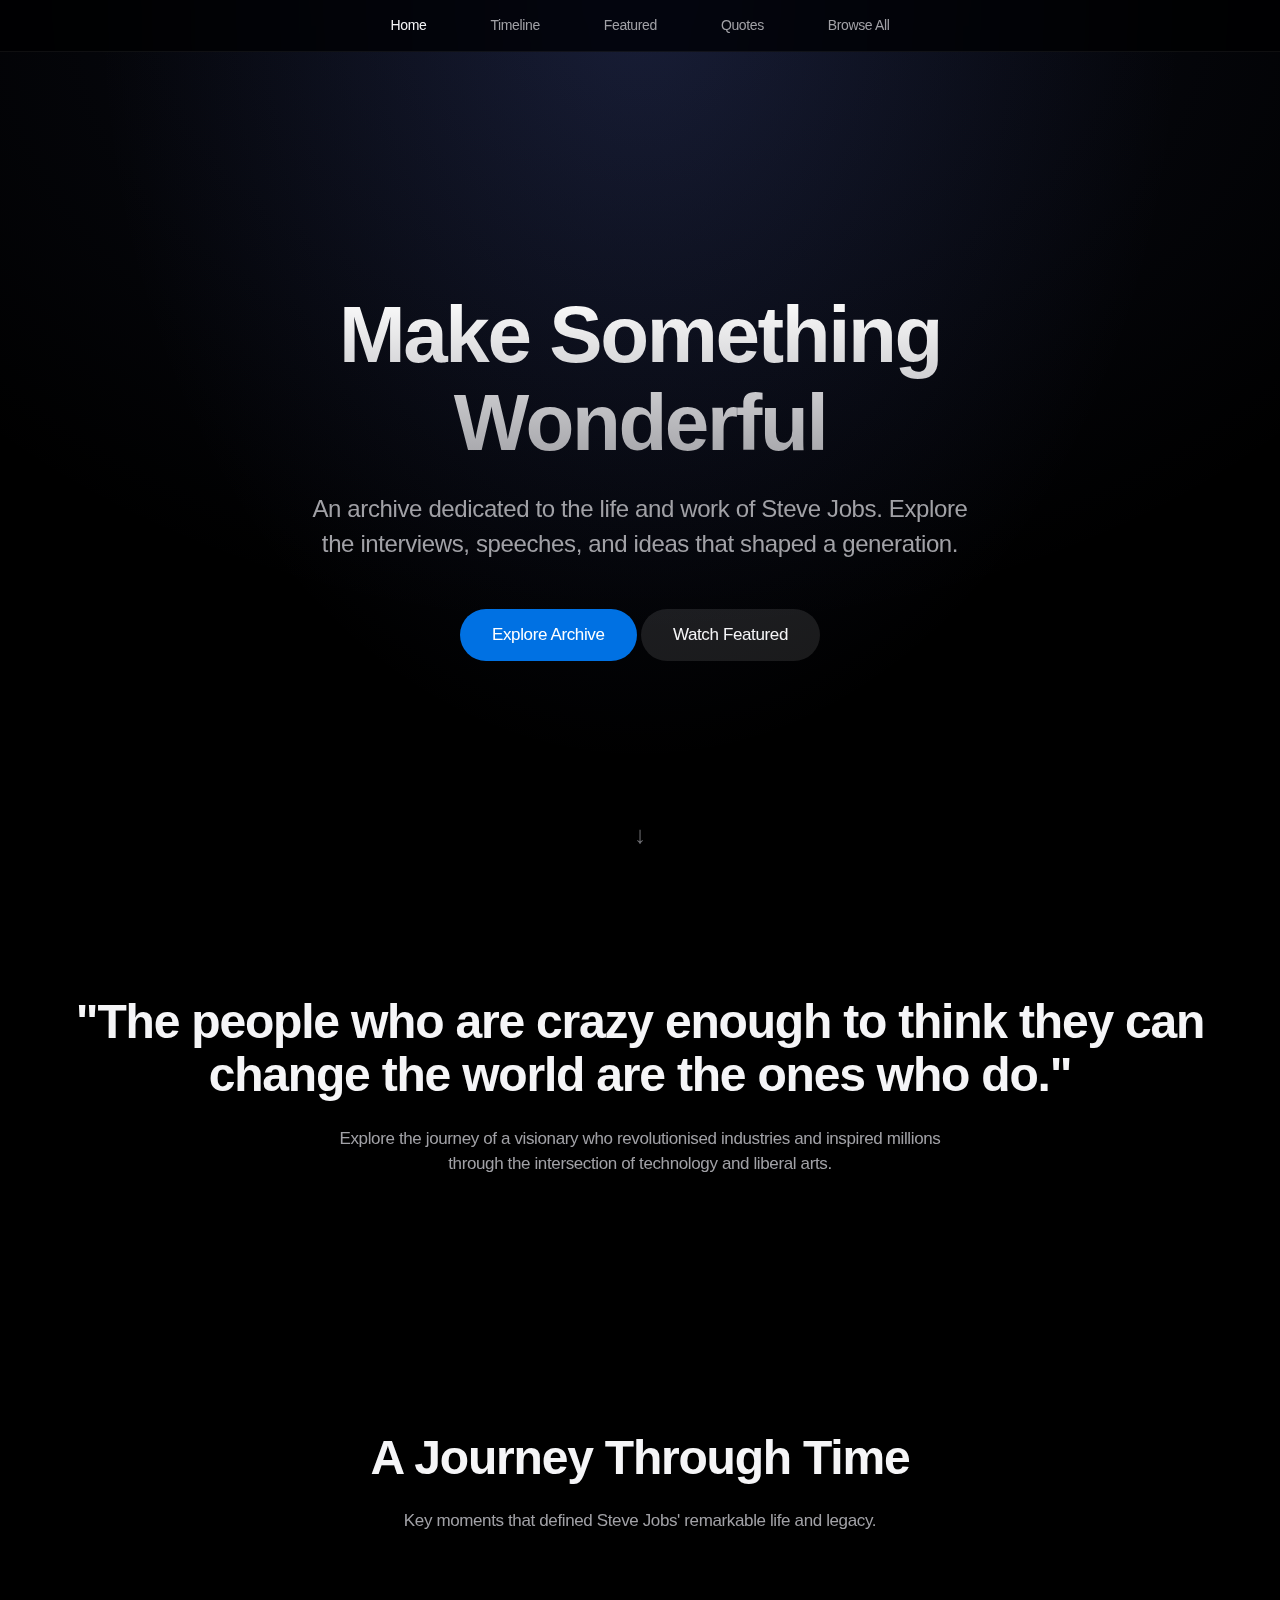
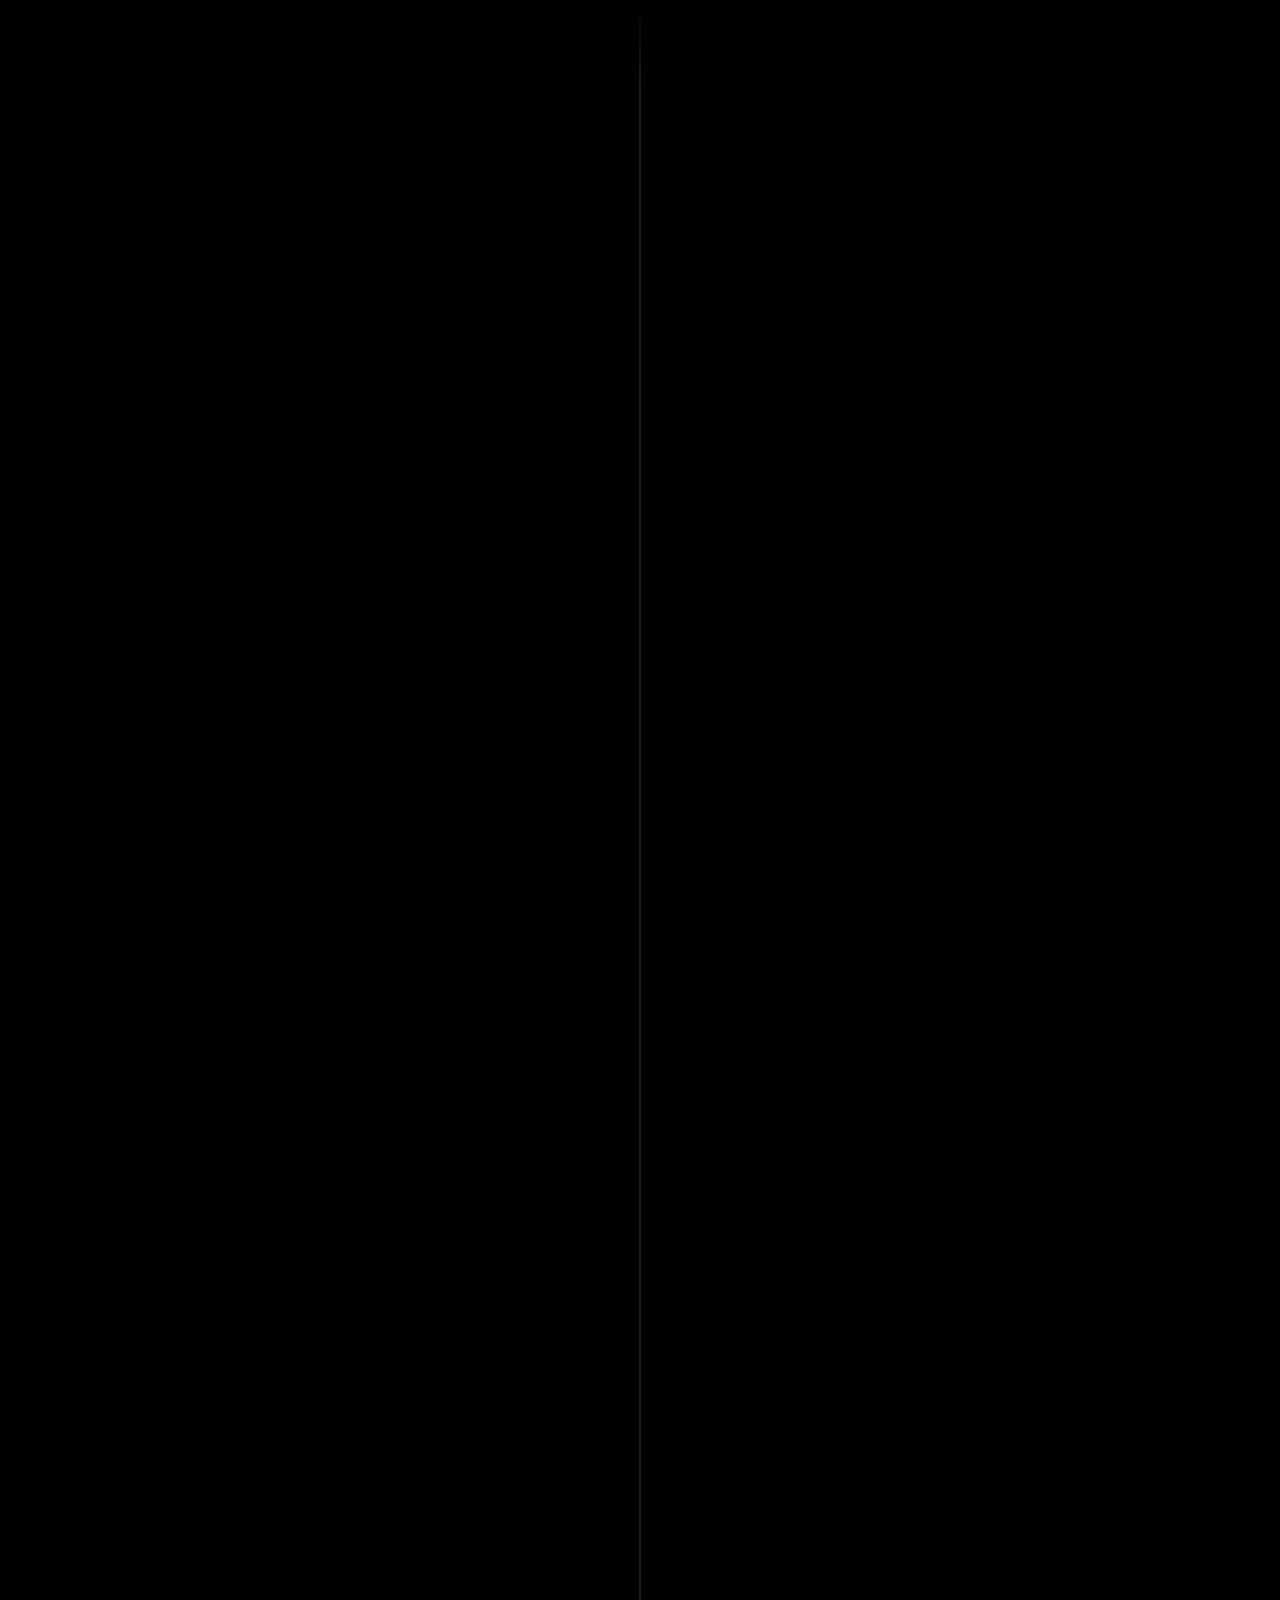
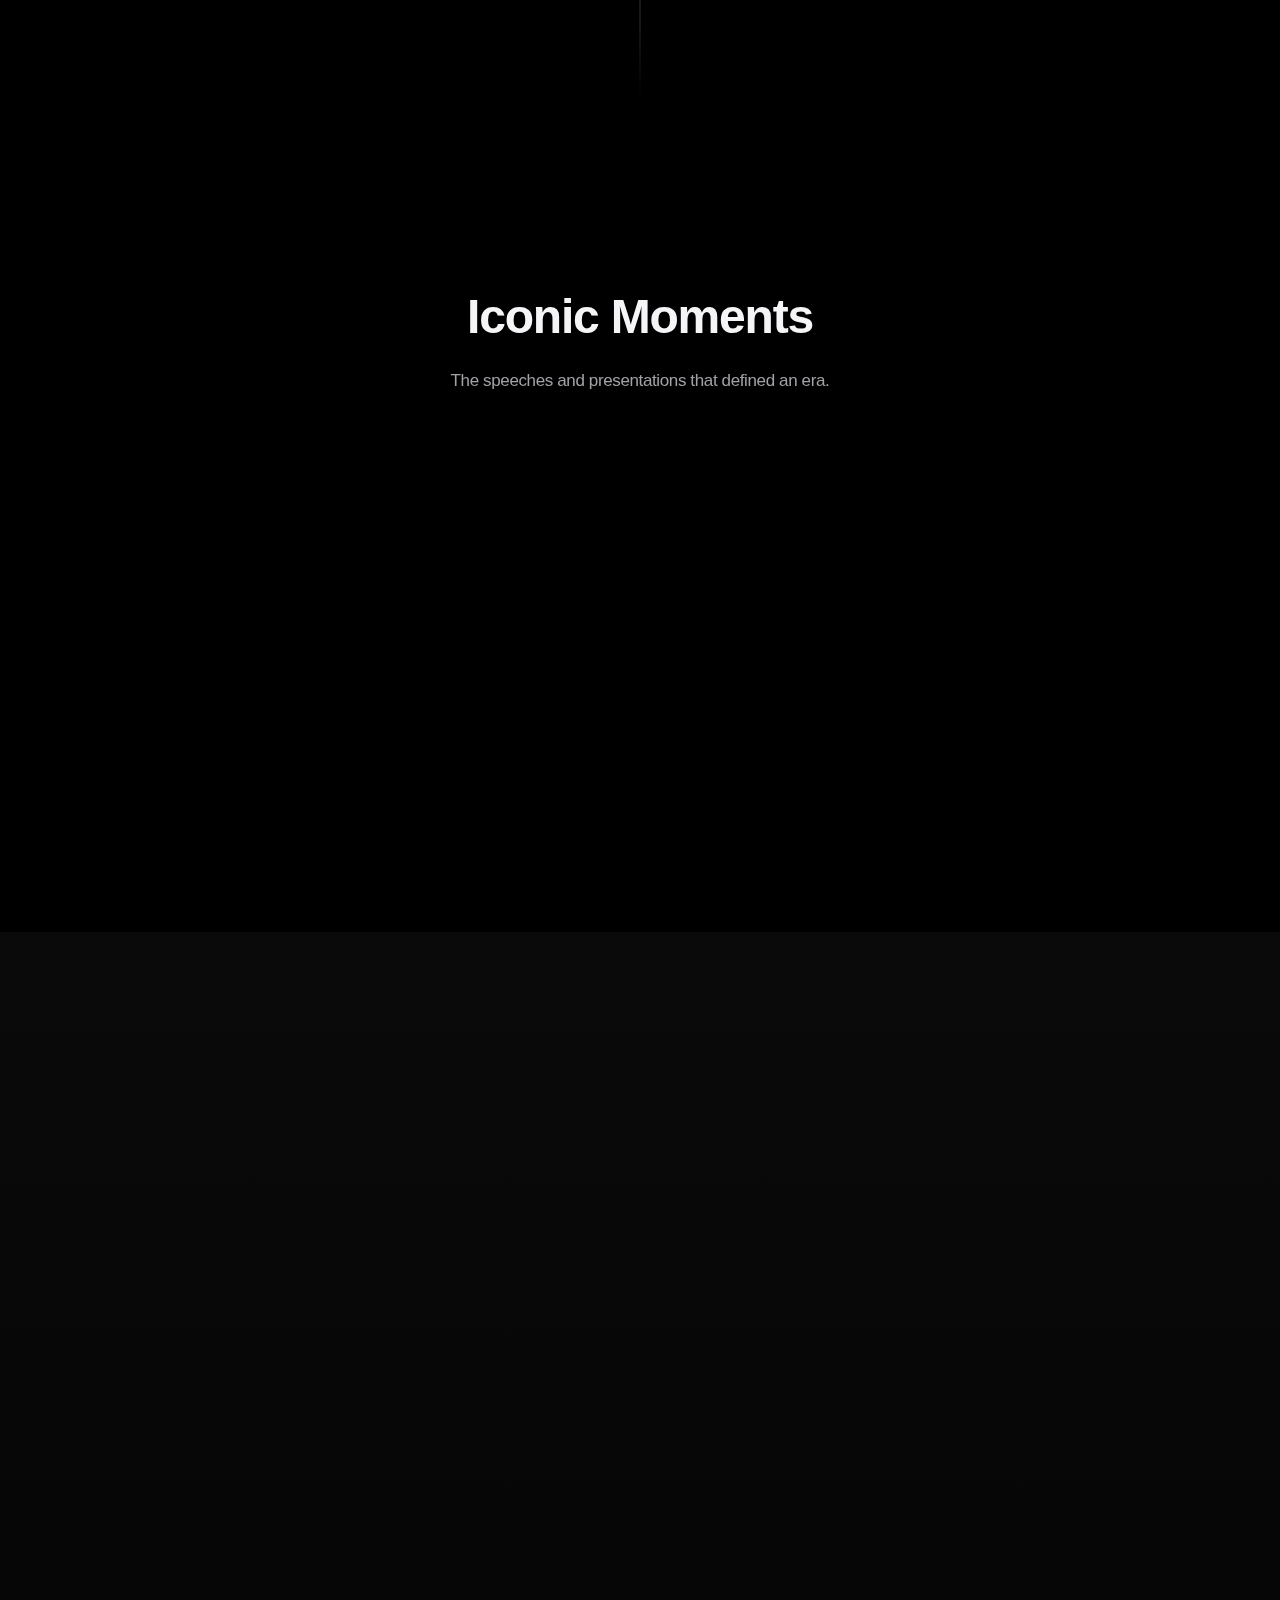
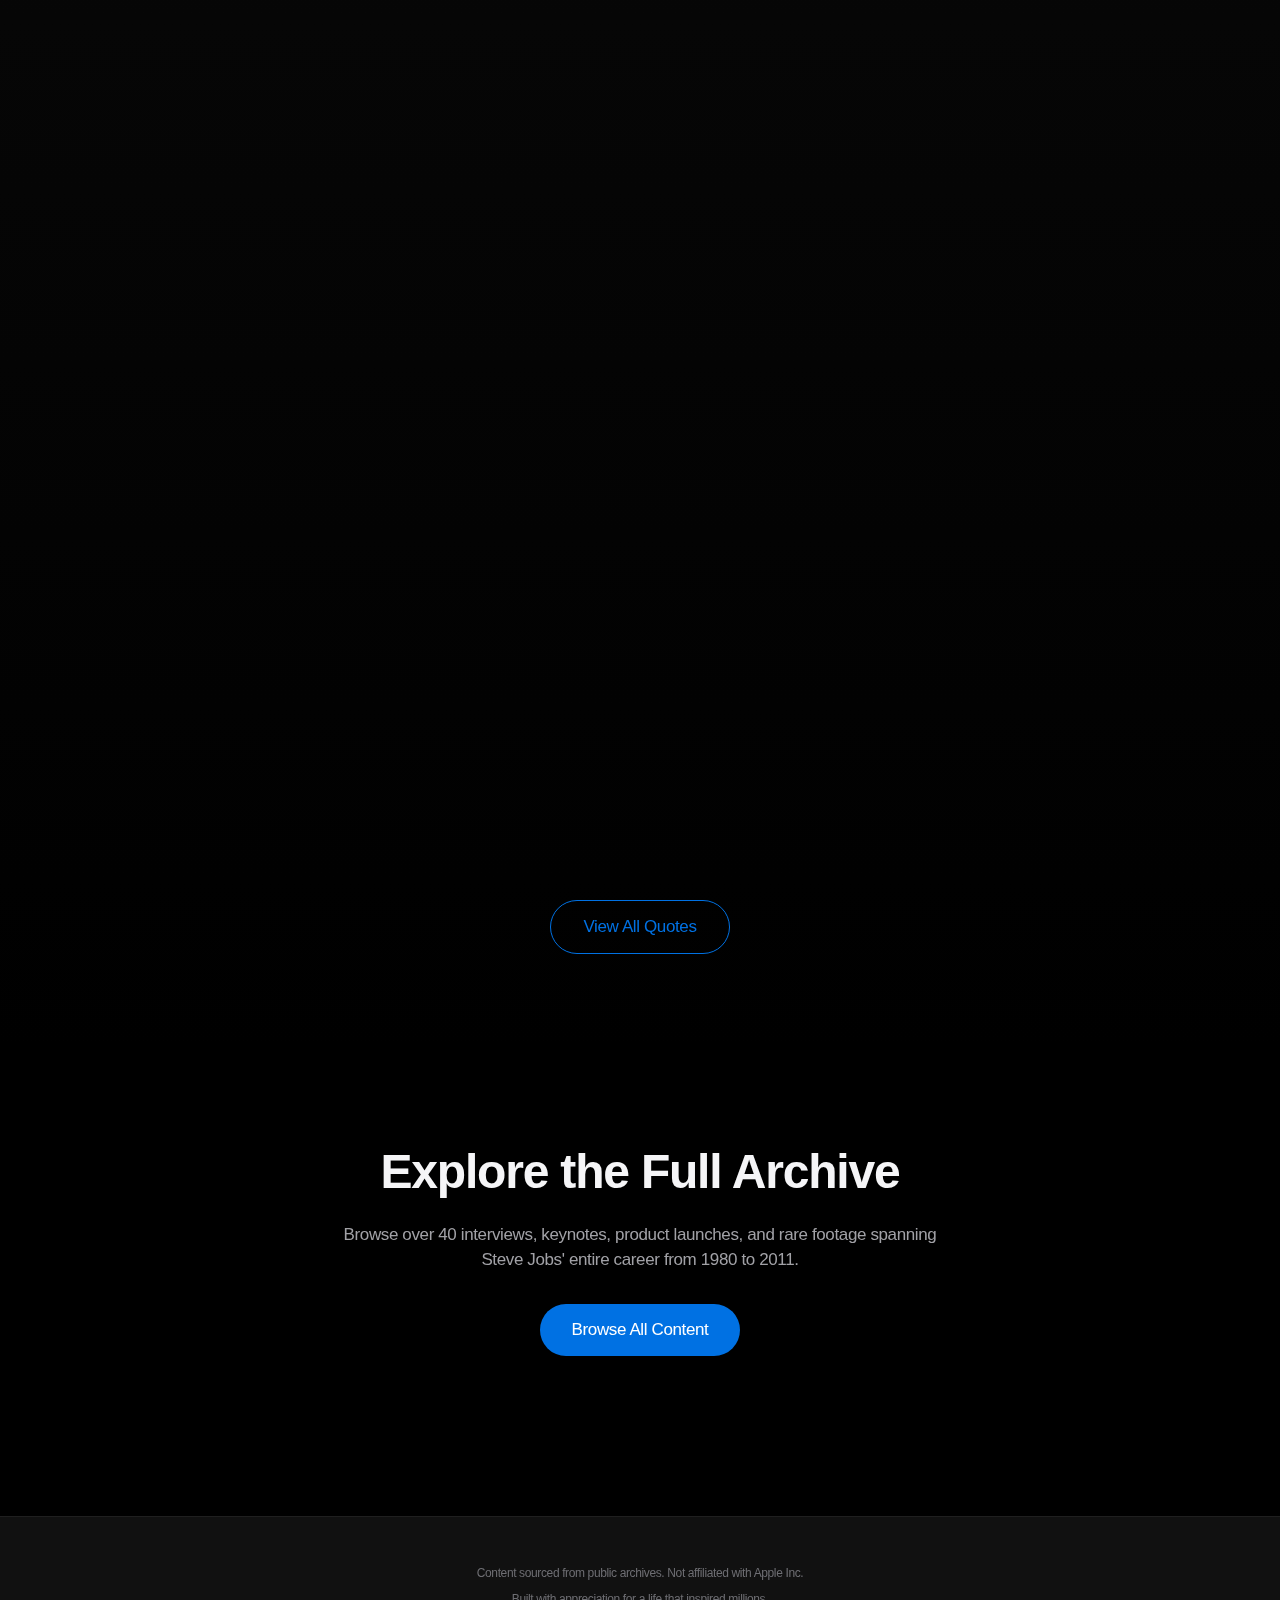
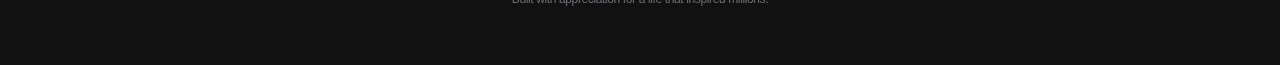
<file: src/index.html>
<!DOCTYPE html>
<html lang="en">
<head>
    <meta charset="UTF-8">
    <meta name="viewport" content="width=device-width, initial-scale=1.0">
    <meta name="description" content="A curated archive dedicated to the life, work, and wisdom of Steve Jobs. Explore interviews, speeches, keynotes, and timeless quotes.">
    <meta name="theme-color" content="#000000">
    <title>Steve Jobs Archive</title>
    <link rel="stylesheet" href="css/styles.css">
    <link rel="icon" type="image/svg+xml" href="data:image/svg+xml,<svg xmlns='http://www.w3.org/2000/svg' viewBox='0 0 100 100'><text y='.9em' font-size='90'>&#127822;</text></svg>">
</head>
<body>
    <!-- Header -->
    <header class="header">
        <nav class="nav">
            <a href="index.html" class="nav-link active">Home</a>
            <a href="#timeline" class="nav-link">Timeline</a>
            <a href="#featured" class="nav-link">Featured</a>
            <a href="#quotes" class="nav-link">Quotes</a>
            <a href="browse.html" class="nav-link">Browse All</a>
        </nav>
    </header>

    <main>
        <!-- Hero Section -->
        <section class="hero" id="hero">
            <div class="hero-content">
                <h1>Make Something Wonderful</h1>
                <p>An archive dedicated to the life and work of Steve Jobs. Explore the interviews, speeches, and ideas that shaped a generation.</p>
                <div class="hero-actions">
                    <a href="browse.html" class="btn btn-primary">Explore Archive</a>
                    <a href="#featured" class="btn btn-ghost">Watch Featured</a>
                </div>
            </div>
            <div class="scroll-indicator" aria-hidden="true">&#x2193;</div>
        </section>

        <!-- Introduction -->
        <section class="section" id="intro">
            <div class="container">
                <div class="section-header">
                    <h2>"The people who are crazy enough to think they can change the world are the ones who do."</h2>
                    <p>Explore the journey of a visionary who revolutionised industries and inspired millions through the intersection of technology and liberal arts.</p>
                </div>
            </div>
        </section>

        <!-- Timeline Section -->
        <section class="section" id="timeline">
            <div class="container">
                <div class="section-header">
                    <h2>A Journey Through Time</h2>
                    <p>Key moments that defined Steve Jobs' remarkable life and legacy.</p>
                </div>
                <div class="timeline" id="timeline-container">
                    <!-- Timeline items populated by JavaScript -->
                </div>
            </div>
        </section>

        <!-- Featured Content Section -->
        <section class="section" id="featured">
            <div class="container">
                <div class="section-header">
                    <h2>Iconic Moments</h2>
                    <p>The speeches and presentations that defined an era.</p>
                </div>
                <div class="grid grid-3" id="featured-grid">
                    <!-- Featured items populated by JavaScript -->
                </div>
            </div>
        </section>

        <!-- Quotes Section -->
        <section class="quotes-section" id="quotes">
            <div class="container">
                <div id="quotes-container">
                    <!-- Quotes populated by JavaScript -->
                </div>
                <div style="text-align: center; margin-top: var(--space-2xl);">
                    <a href="quotes.html" class="btn btn-secondary">View All Quotes</a>
                </div>
            </div>
        </section>

        <!-- Browse CTA Section -->
        <section class="section" id="browse-cta">
            <div class="container">
                <div class="section-header">
                    <h2>Explore the Full Archive</h2>
                    <p>Browse over 40 interviews, keynotes, product launches, and rare footage spanning Steve Jobs' entire career from 1980 to 2011.</p>
                    <div style="margin-top: var(--space-xl);">
                        <a href="browse.html" class="btn btn-primary">Browse All Content</a>
                    </div>
                </div>
            </div>
        </section>
    </main>

    <!-- Footer -->
    <footer class="footer">
        <p>Content sourced from public archives. Not affiliated with Apple Inc.</p>
        <p>Built with appreciation for a life that inspired millions.</p>
    </footer>

    <!-- YouTube IFrame API -->
    <script src="https://www.youtube.com/iframe_api"></script>
    <script src="js/main.js"></script>
</body>
</html>
</file>
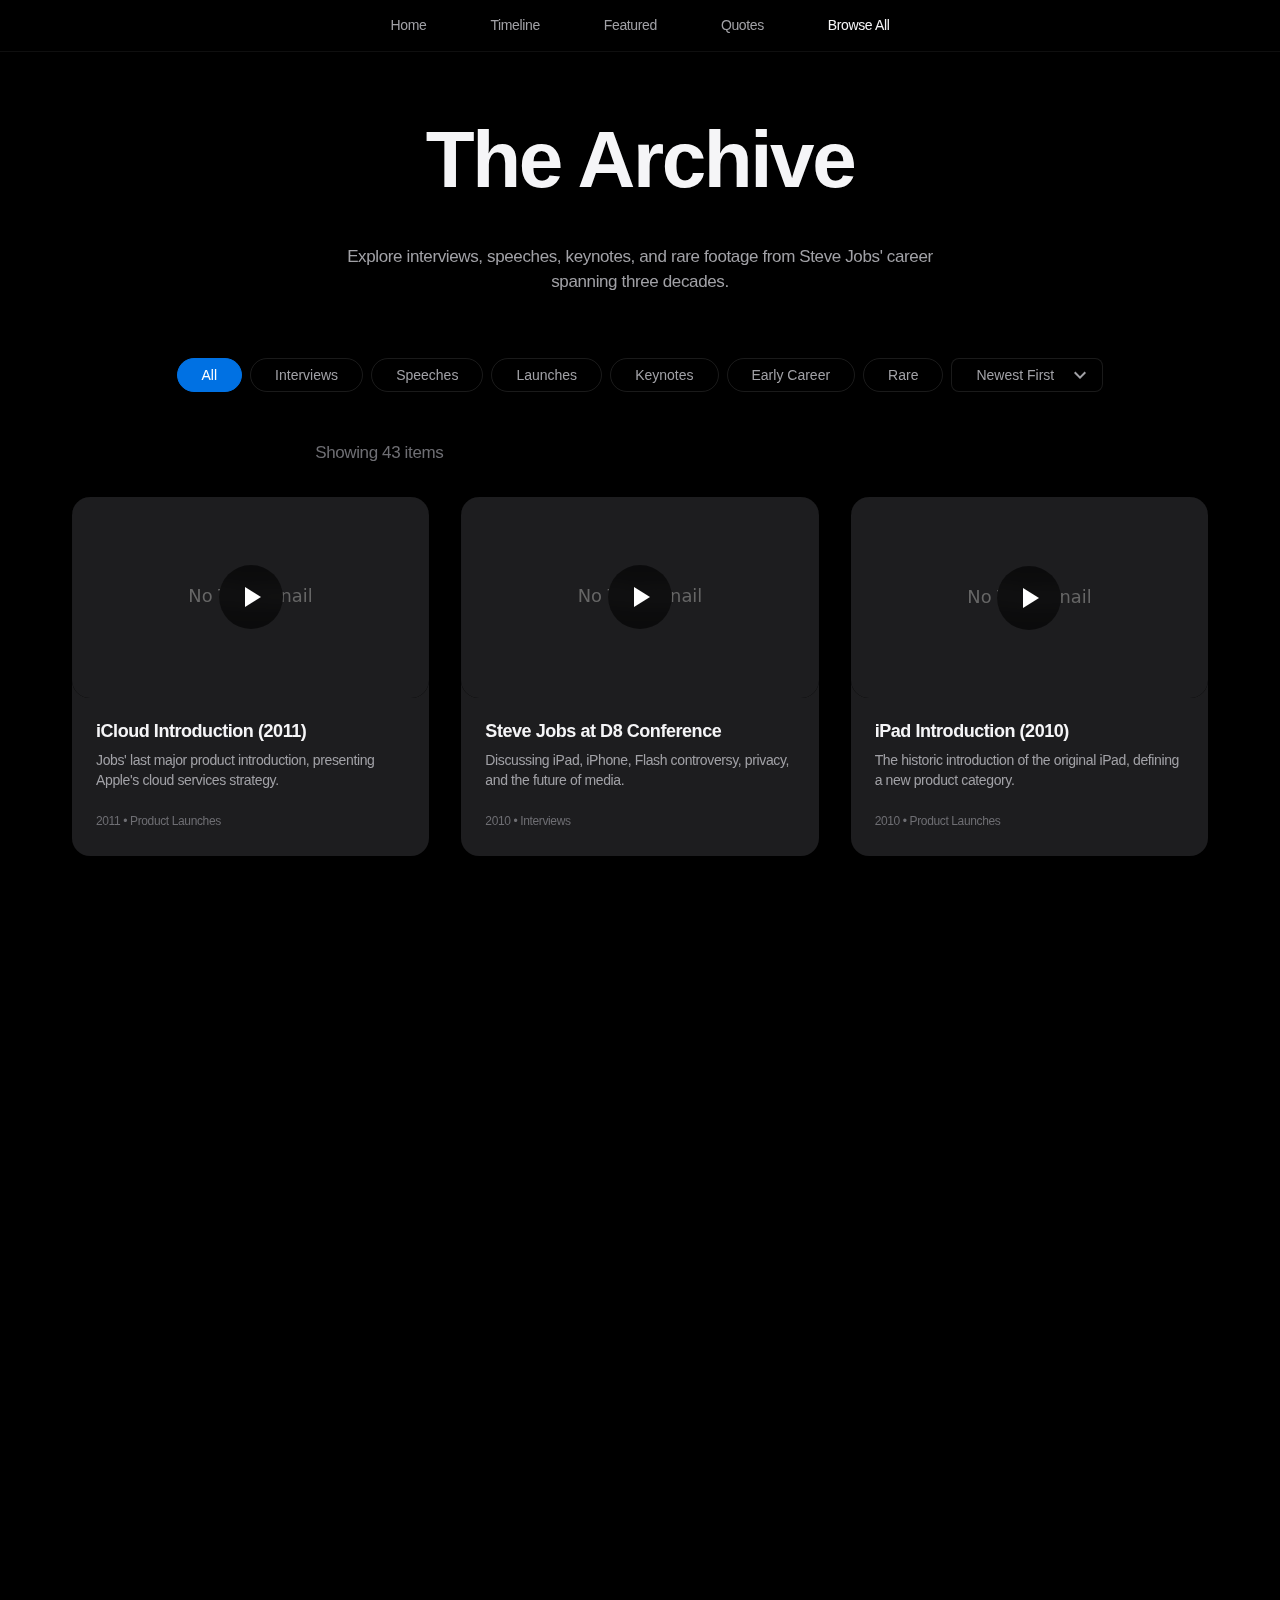
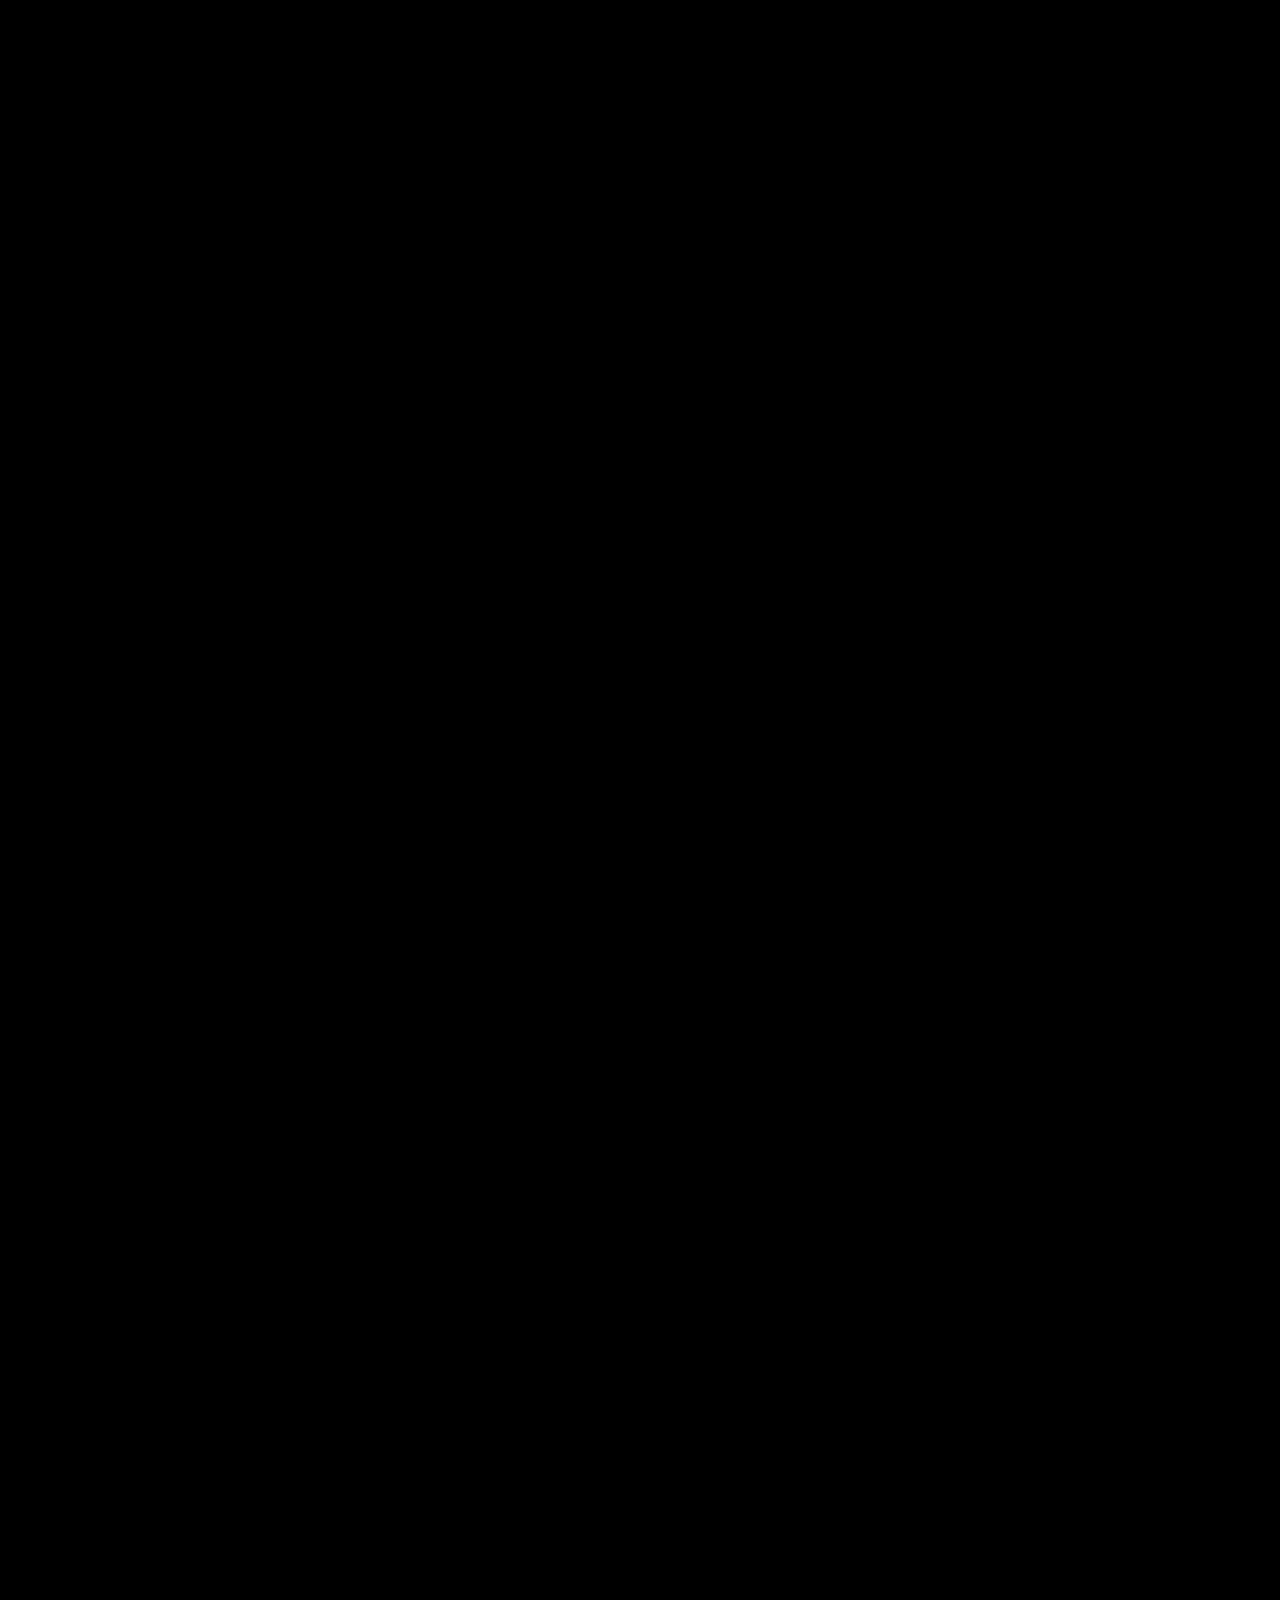
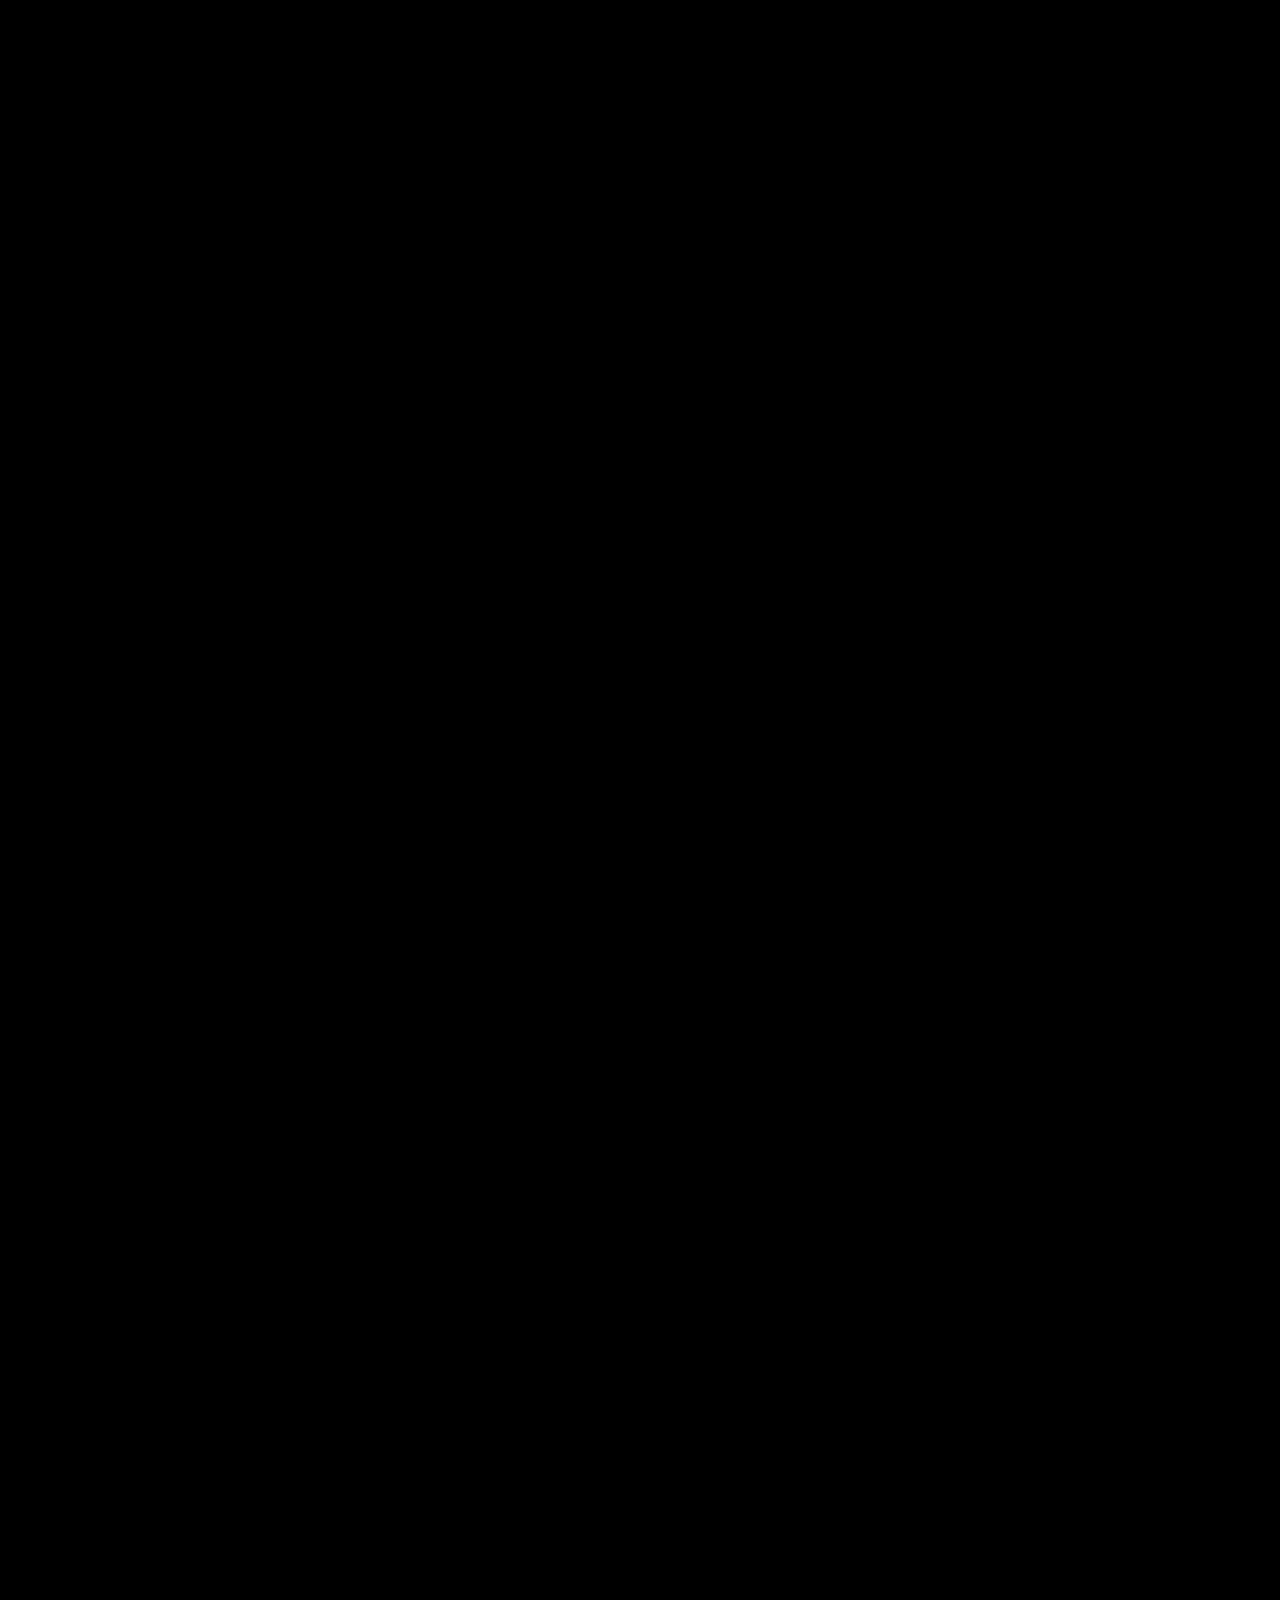
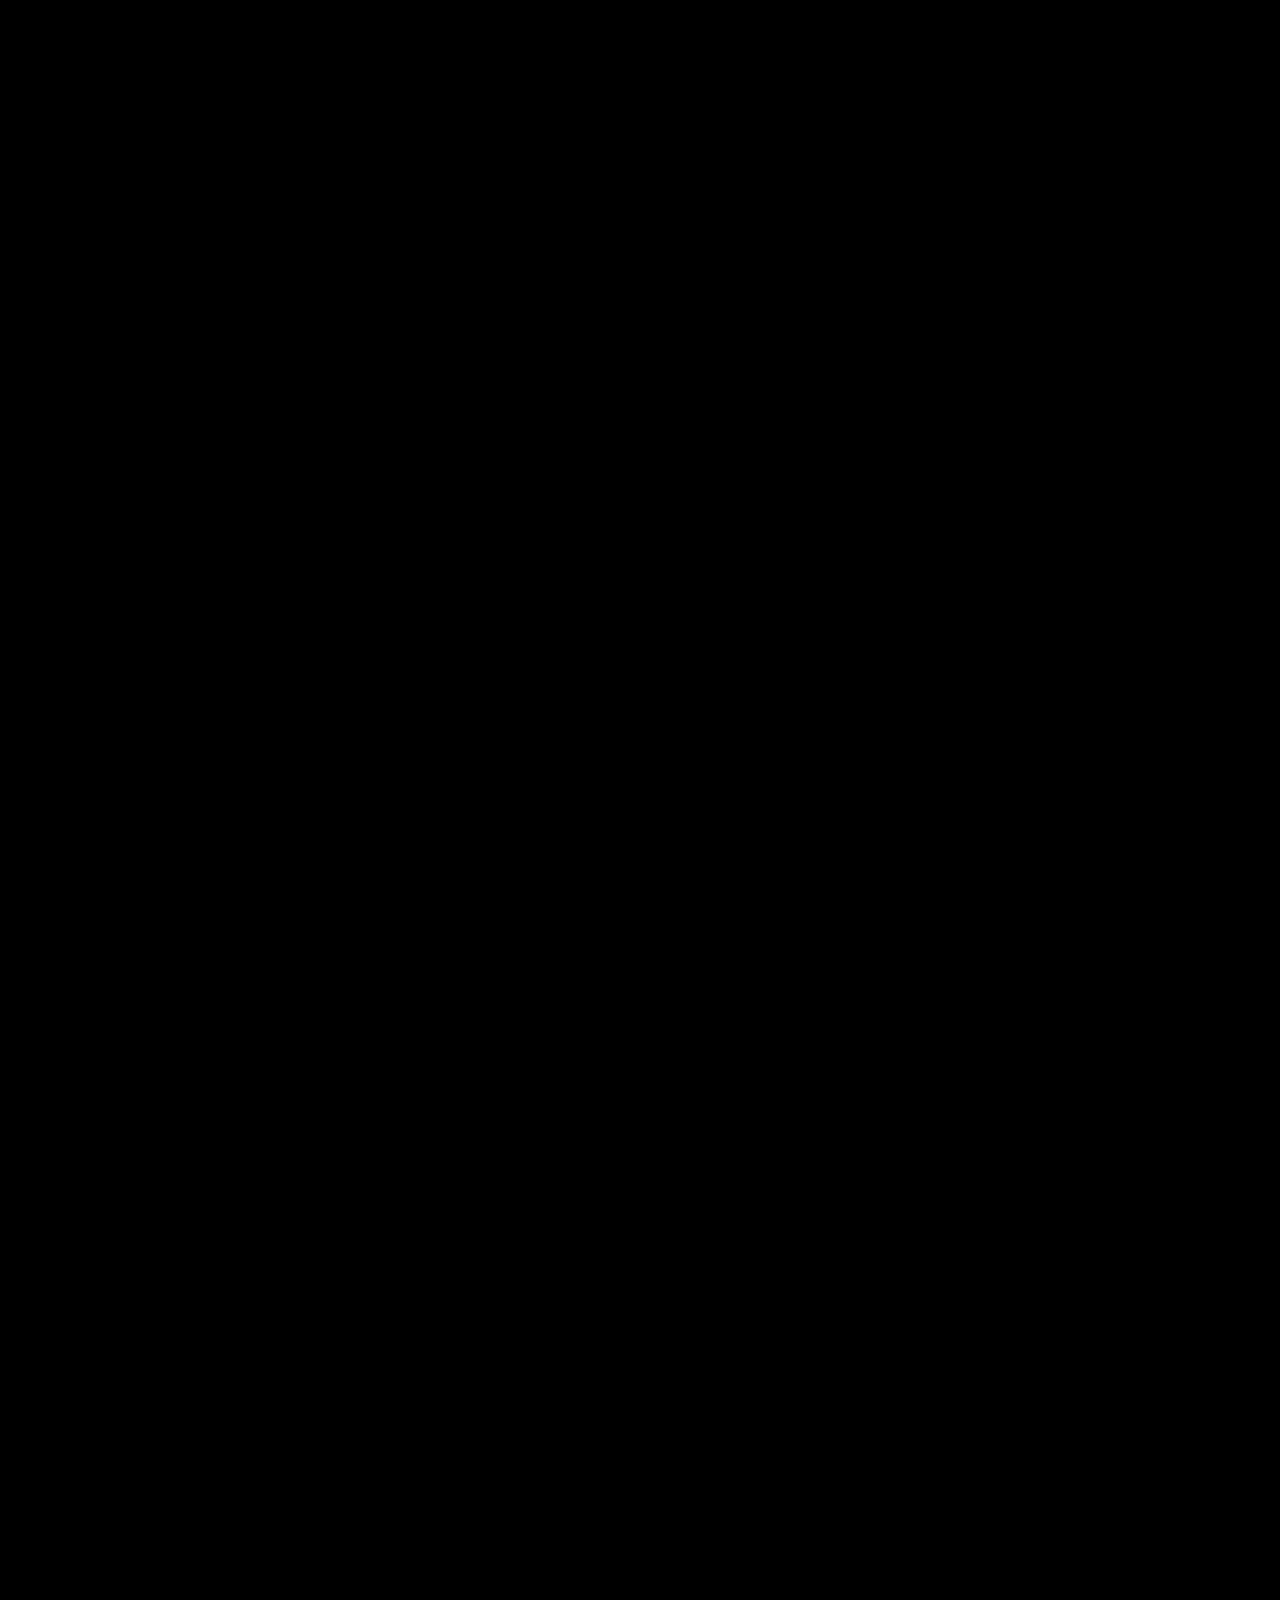
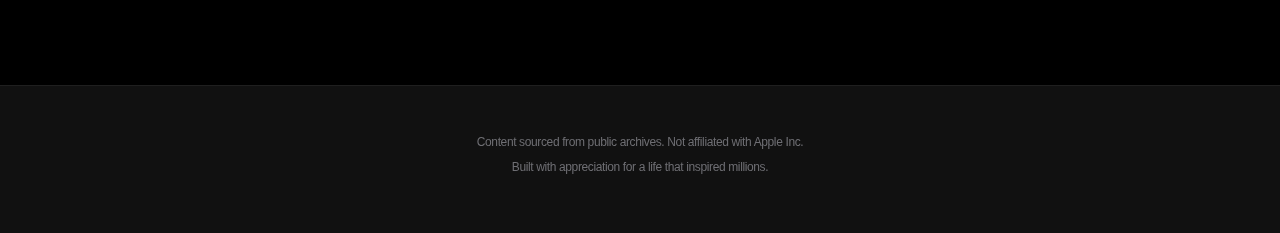
<file: src/browse.html>
<!doctype html>
<html lang="en">
  <head>
    <meta charset="UTF-8" />
    <meta name="viewport" content="width=device-width, initial-scale=1.0" />
    <meta
      name="description"
      content="Browse the complete Steve Jobs archive. Filter by interviews, speeches, keynotes, product launches, and more."
    />
    <meta name="theme-color" content="#000000" />
    <title>Browse Archive - Steve Jobs Archive</title>
    <link rel="stylesheet" href="css/styles.css" />
    <link
      rel="icon"
      type="image/svg+xml"
      href="data:image/svg+xml,<svg xmlns='http://www.w3.org/2000/svg' viewBox='0 0 100 100'><text y='.9em' font-size='90'>&#127822;</text></svg>"
    />
  </head>
  <body>
    <!-- Header -->
    <header class="header">
      <nav class="nav">
        <a href="index.html" class="nav-link">Home</a>
        <a href="index.html#timeline" class="nav-link">Timeline</a>
        <a href="index.html#featured" class="nav-link">Featured</a>
        <a href="quotes.html" class="nav-link">Quotes</a>
        <a href="browse.html" class="nav-link active">Browse All</a>
      </nav>
    </header>

    <main>
      <!-- Browse Section -->
      <section
        class="section"
        style="padding-top: calc(var(--header-height) + var(--space-3xl))"
      >
        <div class="container">
          <div class="section-header">
            <h1>The Archive</h1>
            <p>
              Explore interviews, speeches, keynotes, and rare footage from
              Steve Jobs' career spanning three decades.
            </p>
          </div>

          <!-- Filter Controls -->
          <div class="filter-bar" id="filter-bar">
            <button class="filter-btn active" data-filter="all">All</button>
            <button class="filter-btn" data-filter="Interviews">
              Interviews
            </button>
            <button class="filter-btn" data-filter="Speeches">Speeches</button>
            <button class="filter-btn" data-filter="Product Launches">
              Launches
            </button>
            <button class="filter-btn" data-filter="Keynotes">Keynotes</button>
            <button class="filter-btn" data-filter="Early Career">
              Early Career
            </button>
            <button class="filter-btn" data-filter="Rare Footage">Rare</button>
            <select class="sort-select" id="sort-select">
              <option value="date-desc">Newest First</option>
              <option value="date-asc">Oldest First</option>
              <option value="title-asc">A-Z</option>
            </select>
          </div>

          <!-- Results Count -->
          <p
            id="results-count"
            style="
              text-align: center;
              margin-bottom: var(--space-xl);
              color: var(--color-text-tertiary);
            "
          ></p>

          <!-- Video Grid -->
          <div class="grid grid-3" id="video-grid">
            <div class="loading">Loading archive...</div>
          </div>
        </div>
      </section>
    </main>

    <!-- Footer -->
    <footer class="footer">
      <p>
        Content sourced from public archives. Not affiliated with Apple Inc.
      </p>
      <p>Built with appreciation for a life that inspired millions.</p>
    </footer>

    <!-- YouTube IFrame API -->
    <script src="https://www.youtube.com/iframe_api"></script>
    <script src="js/main.js"></script>
    <script src="js/browse.js"></script>
  </body>
</html>
</file>
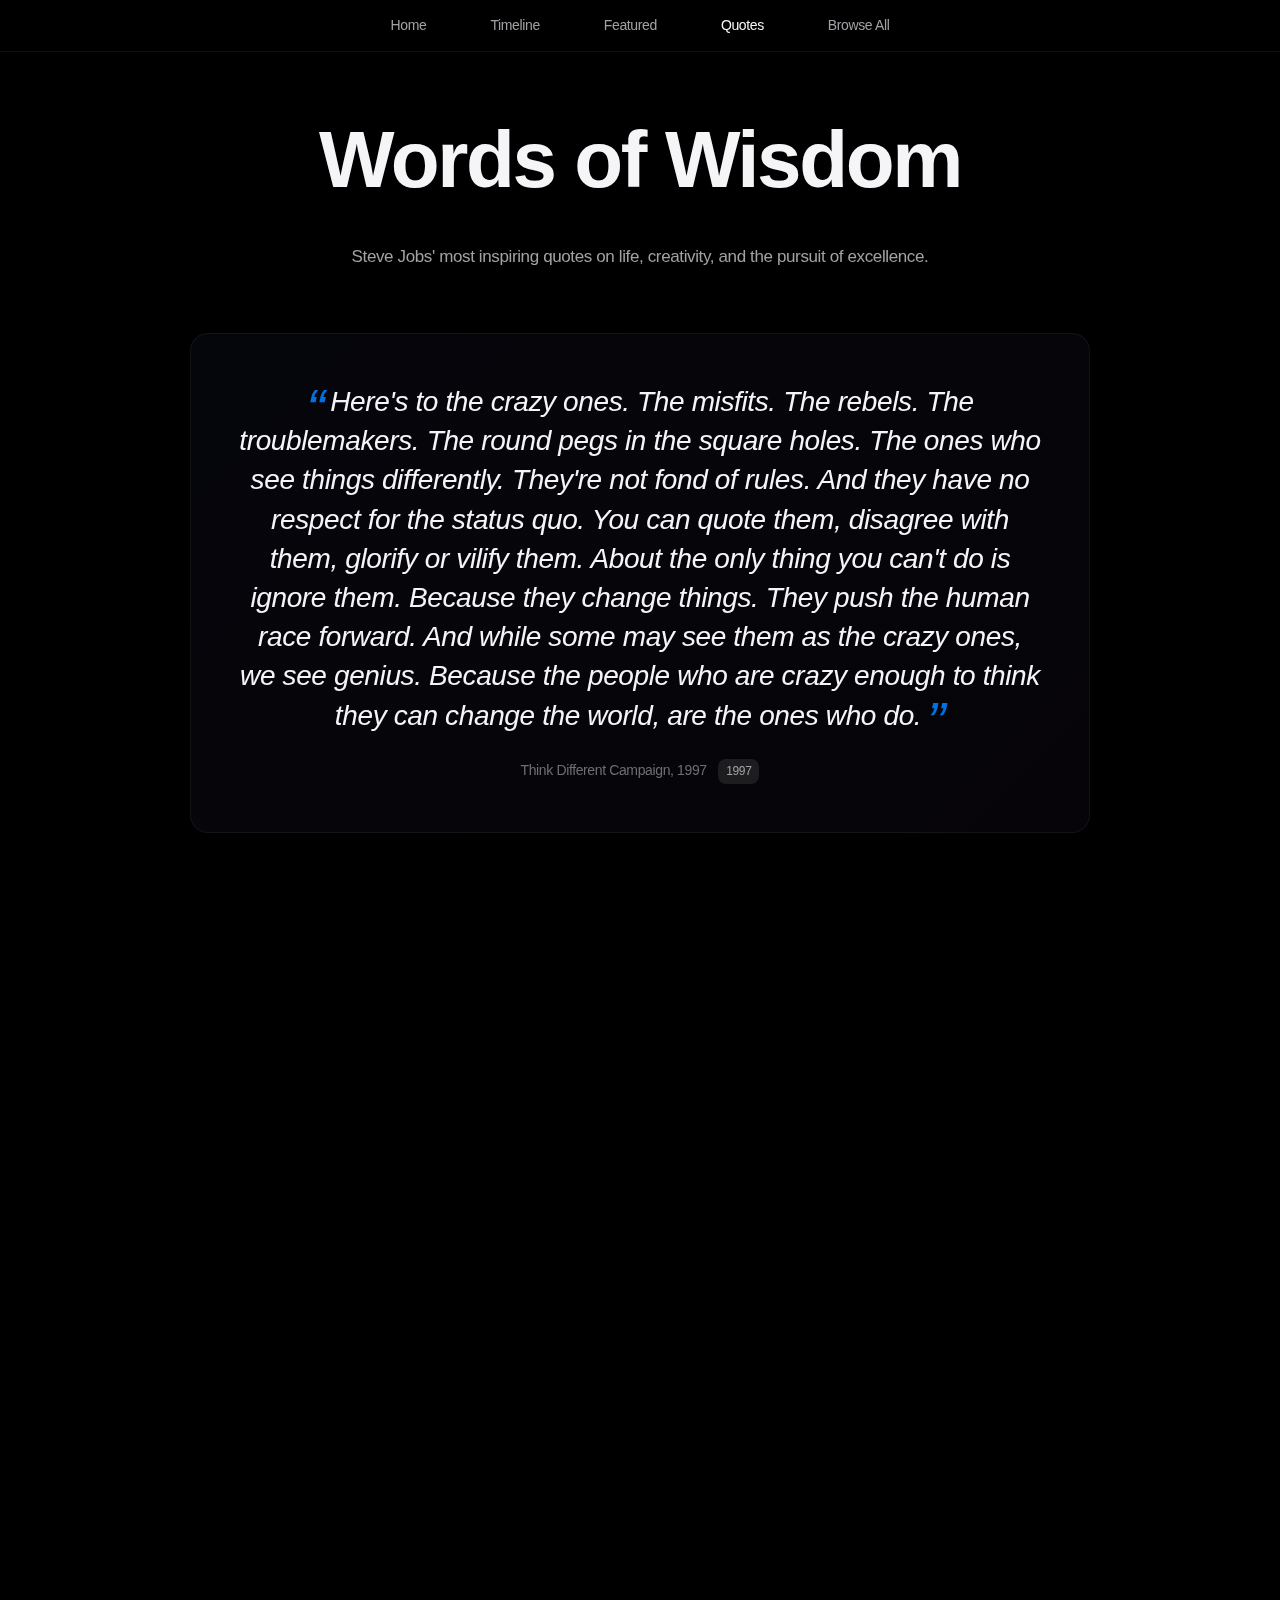
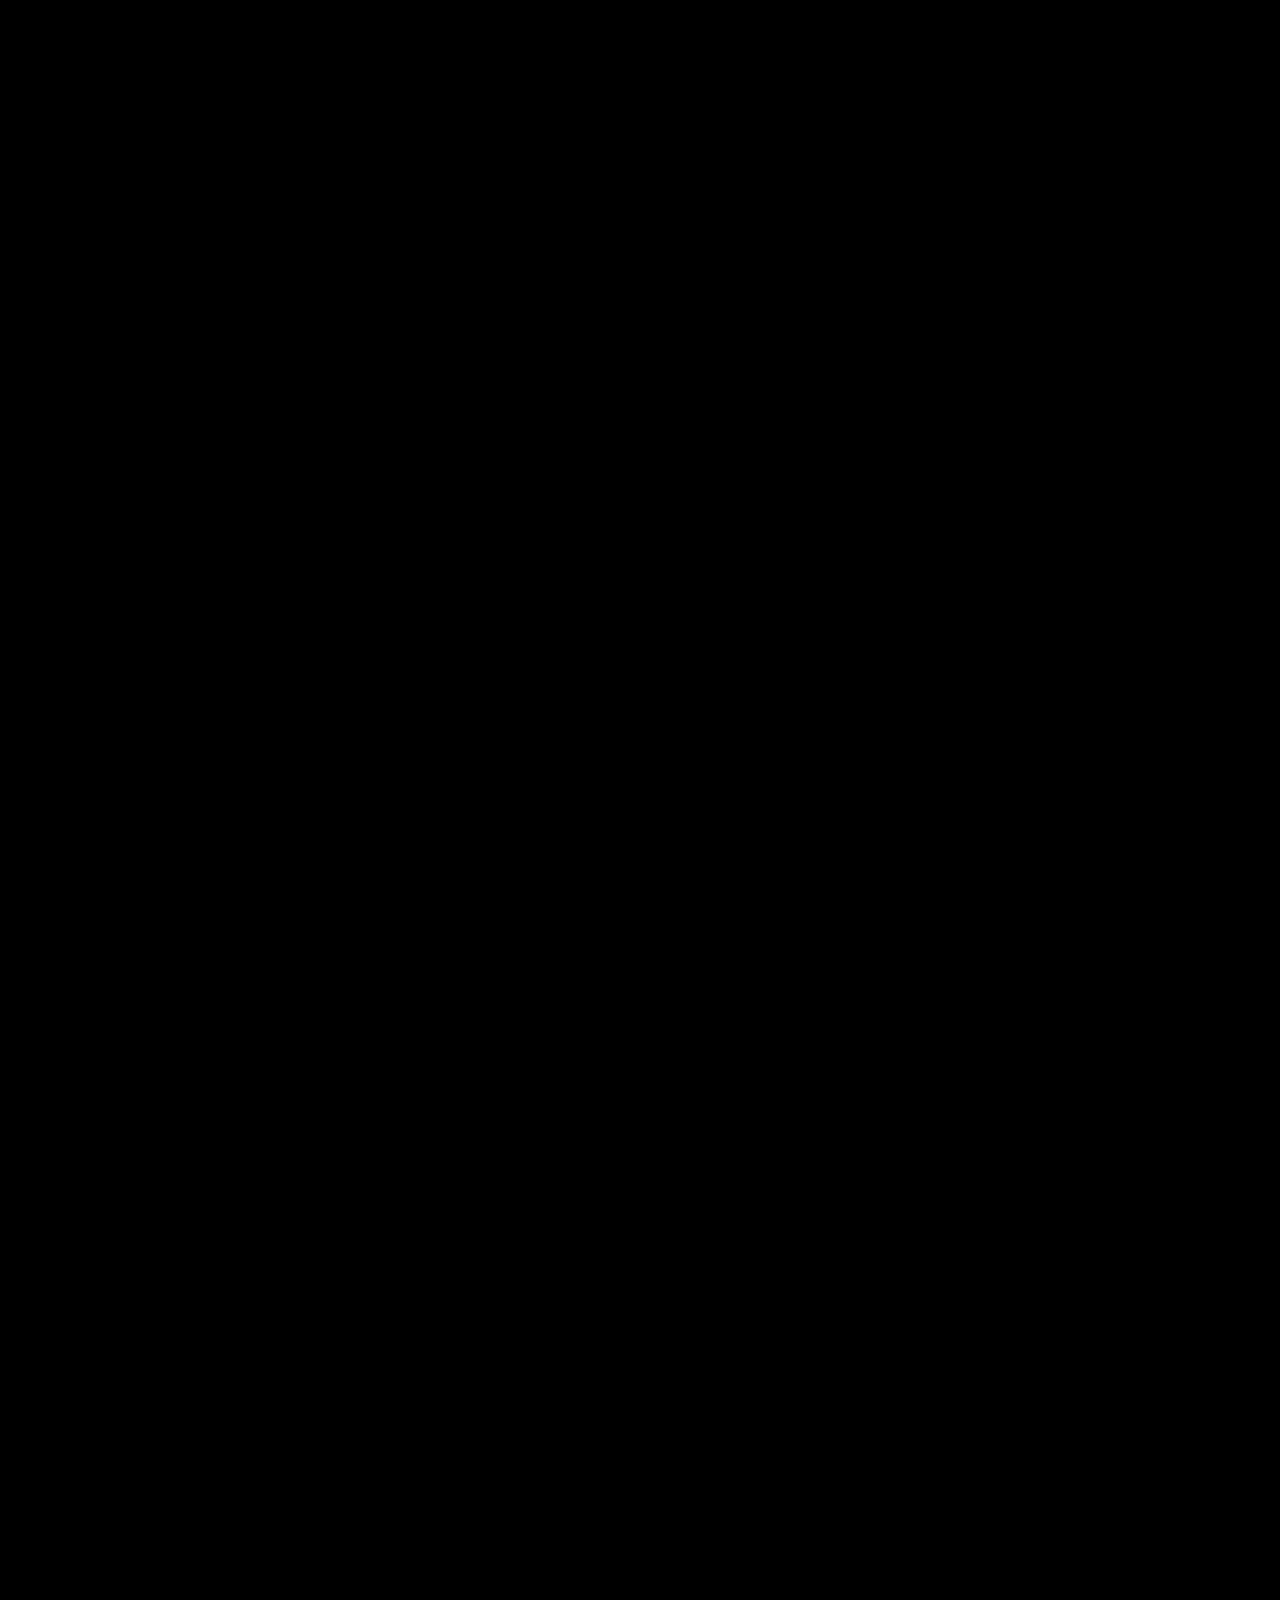
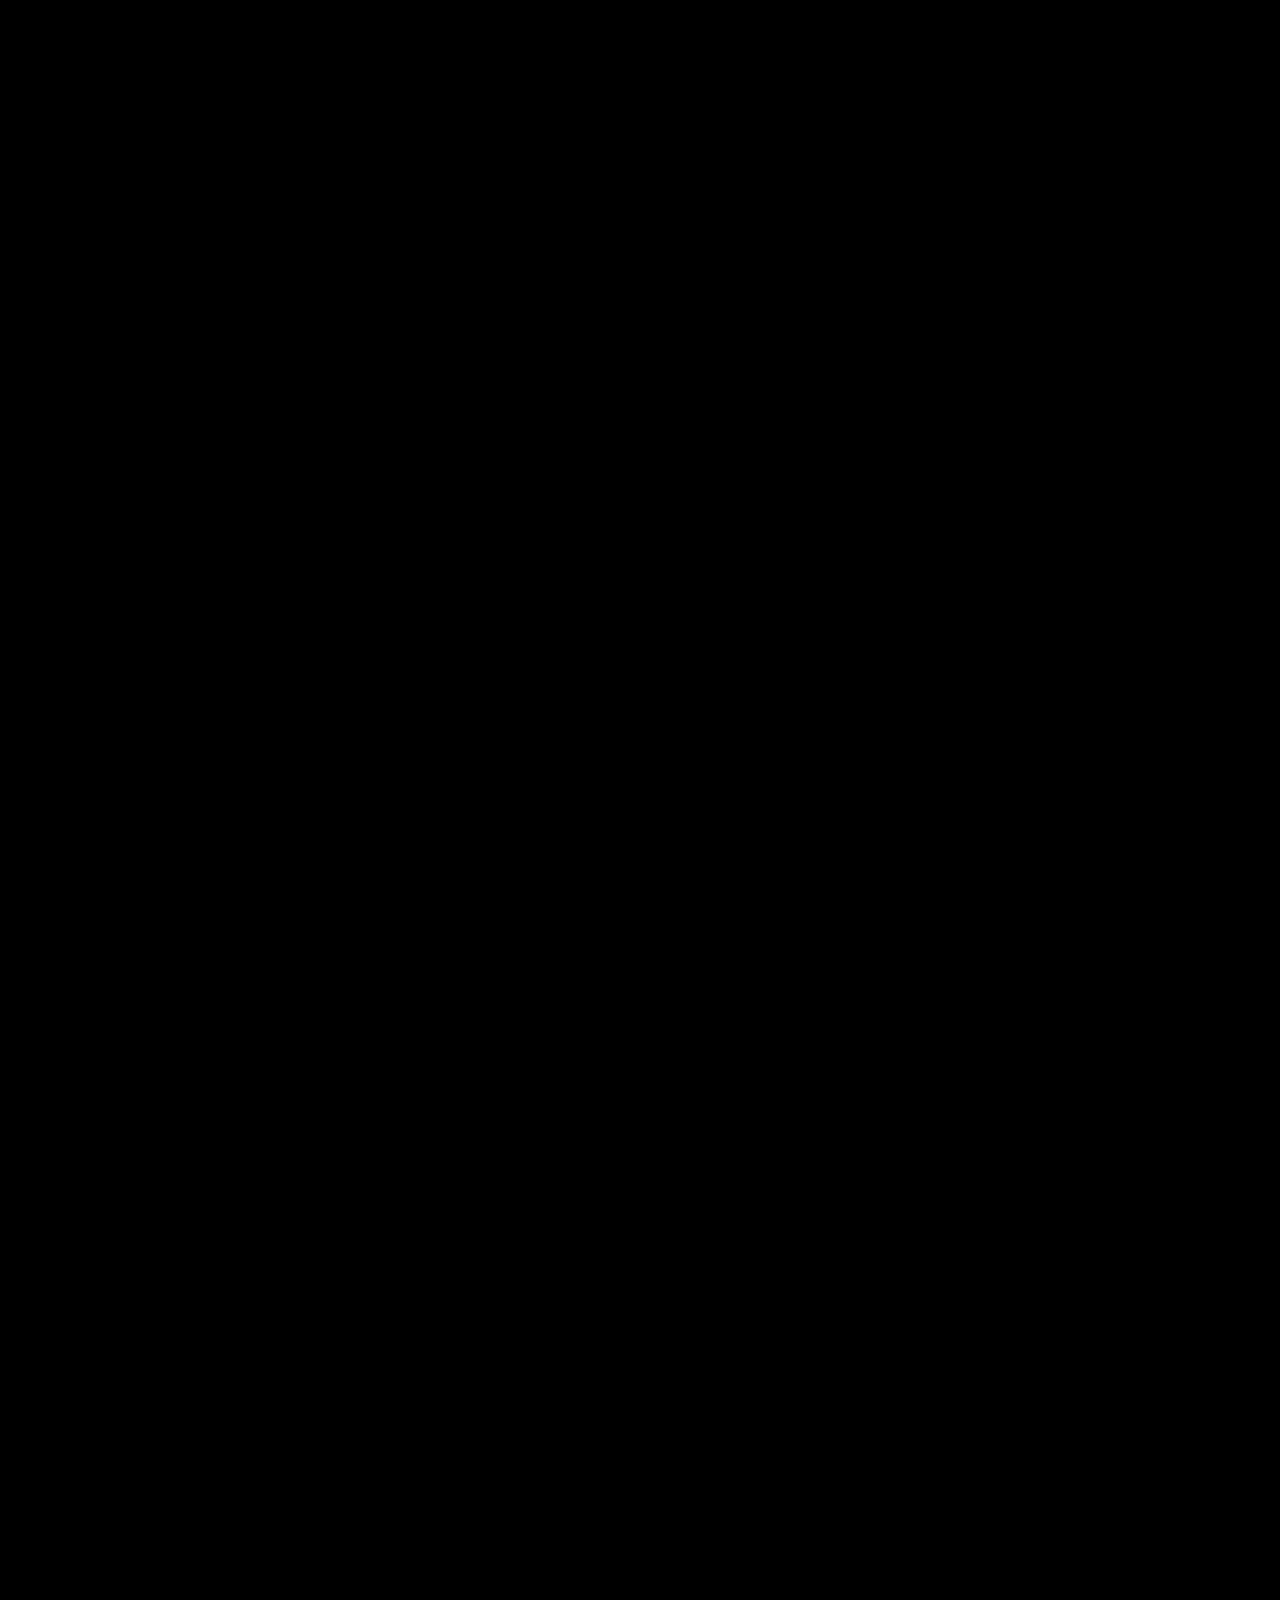
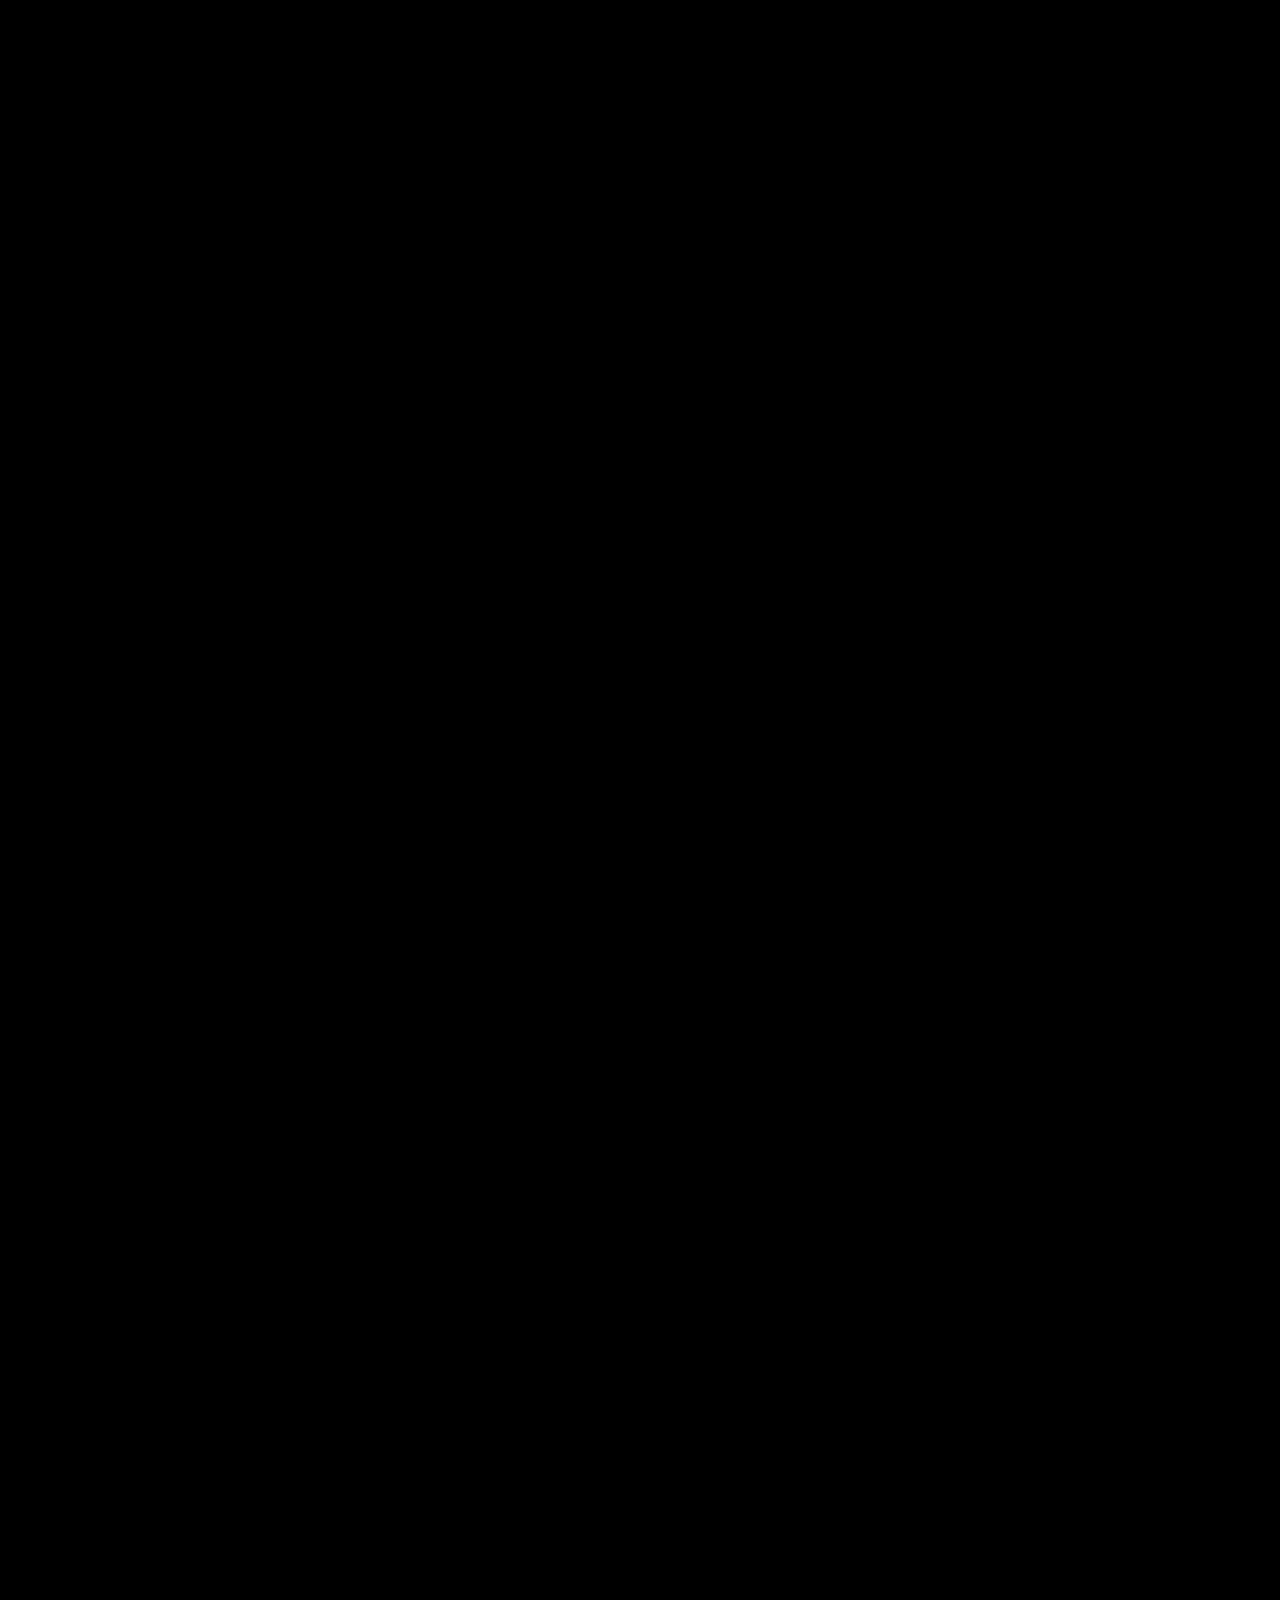
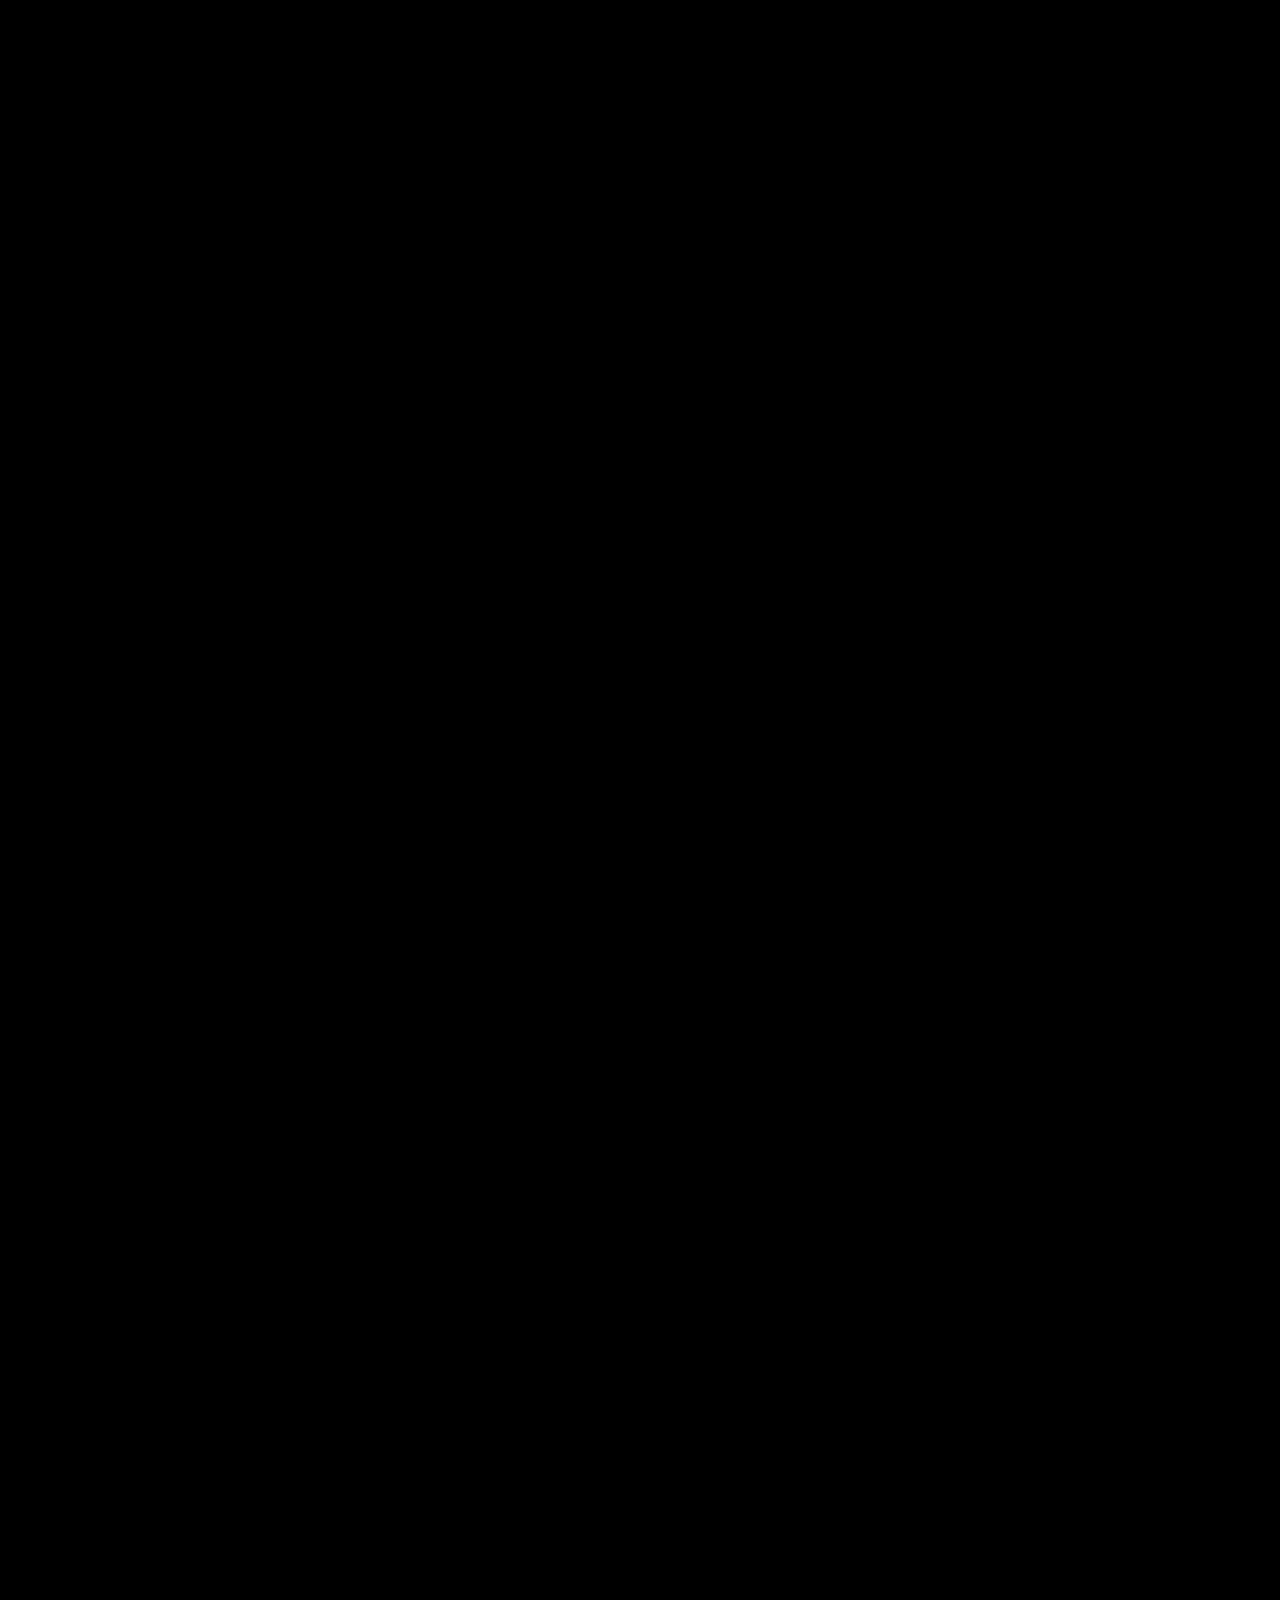
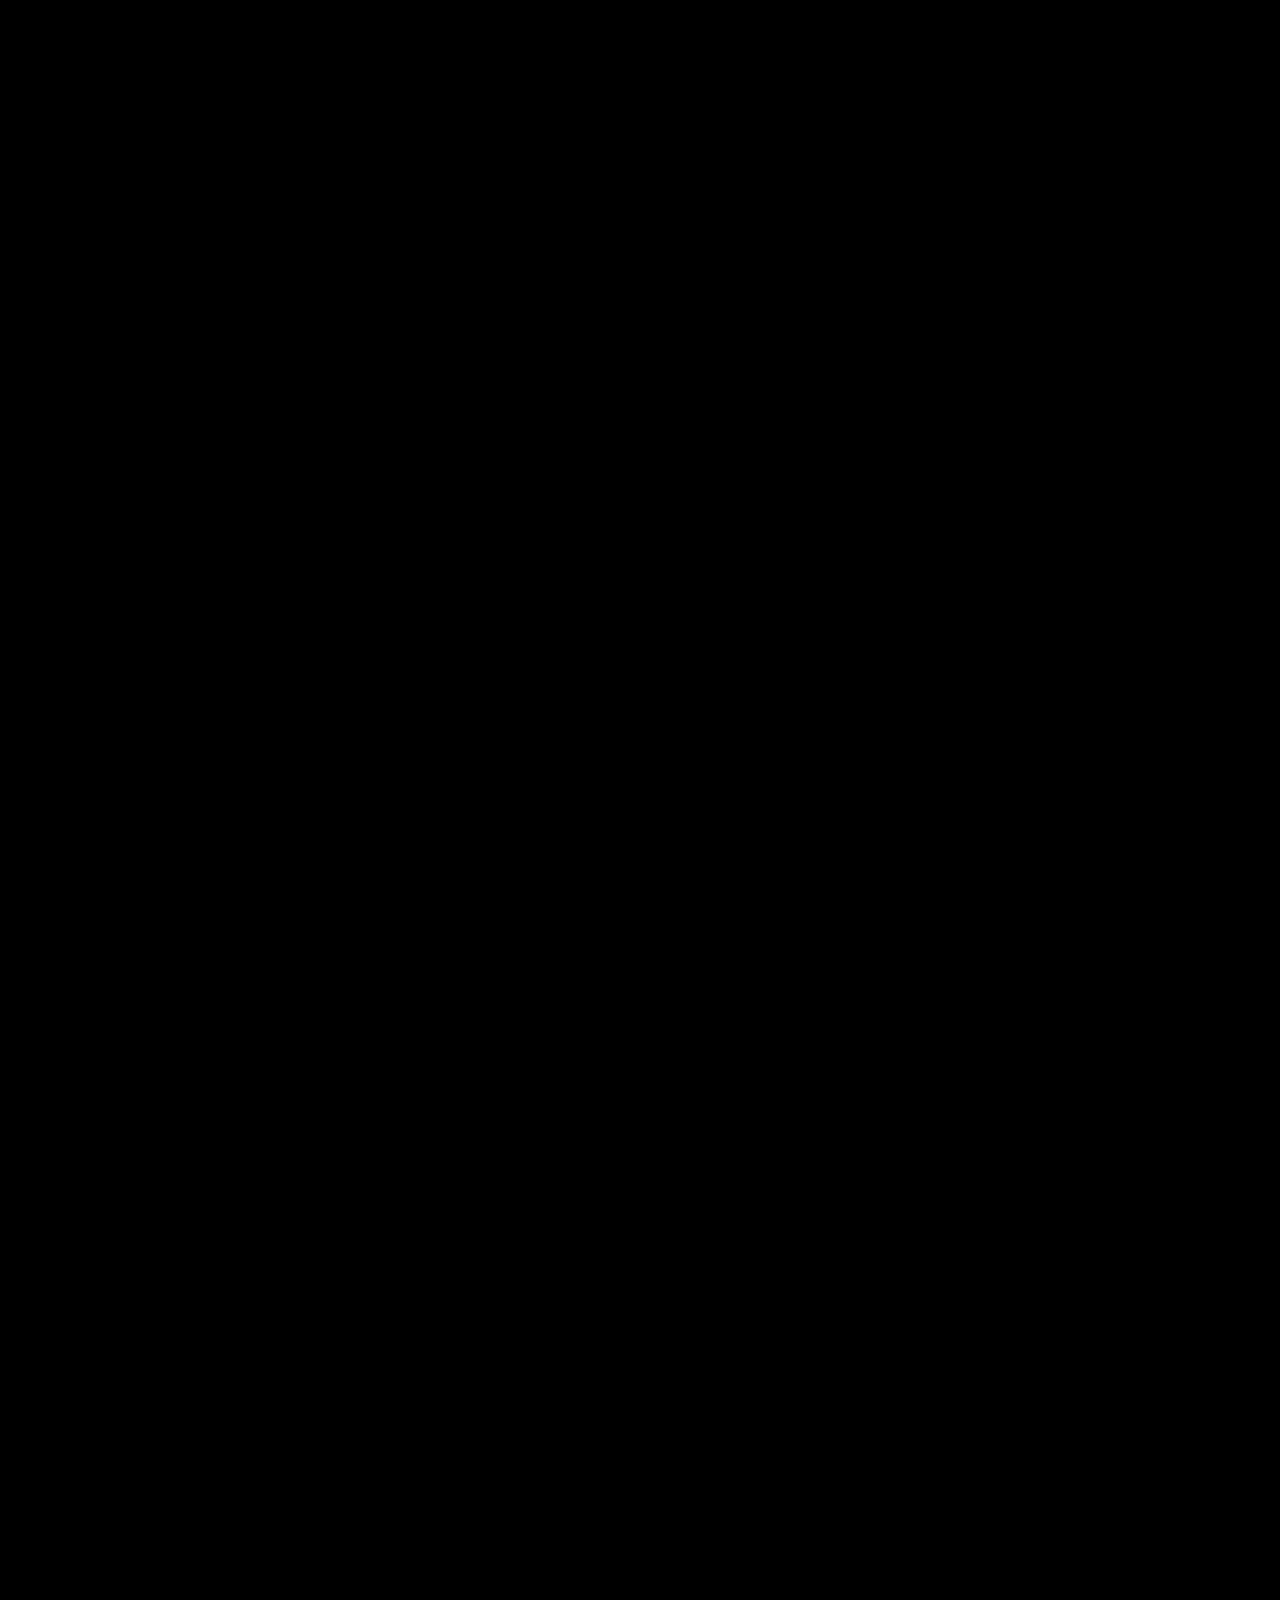
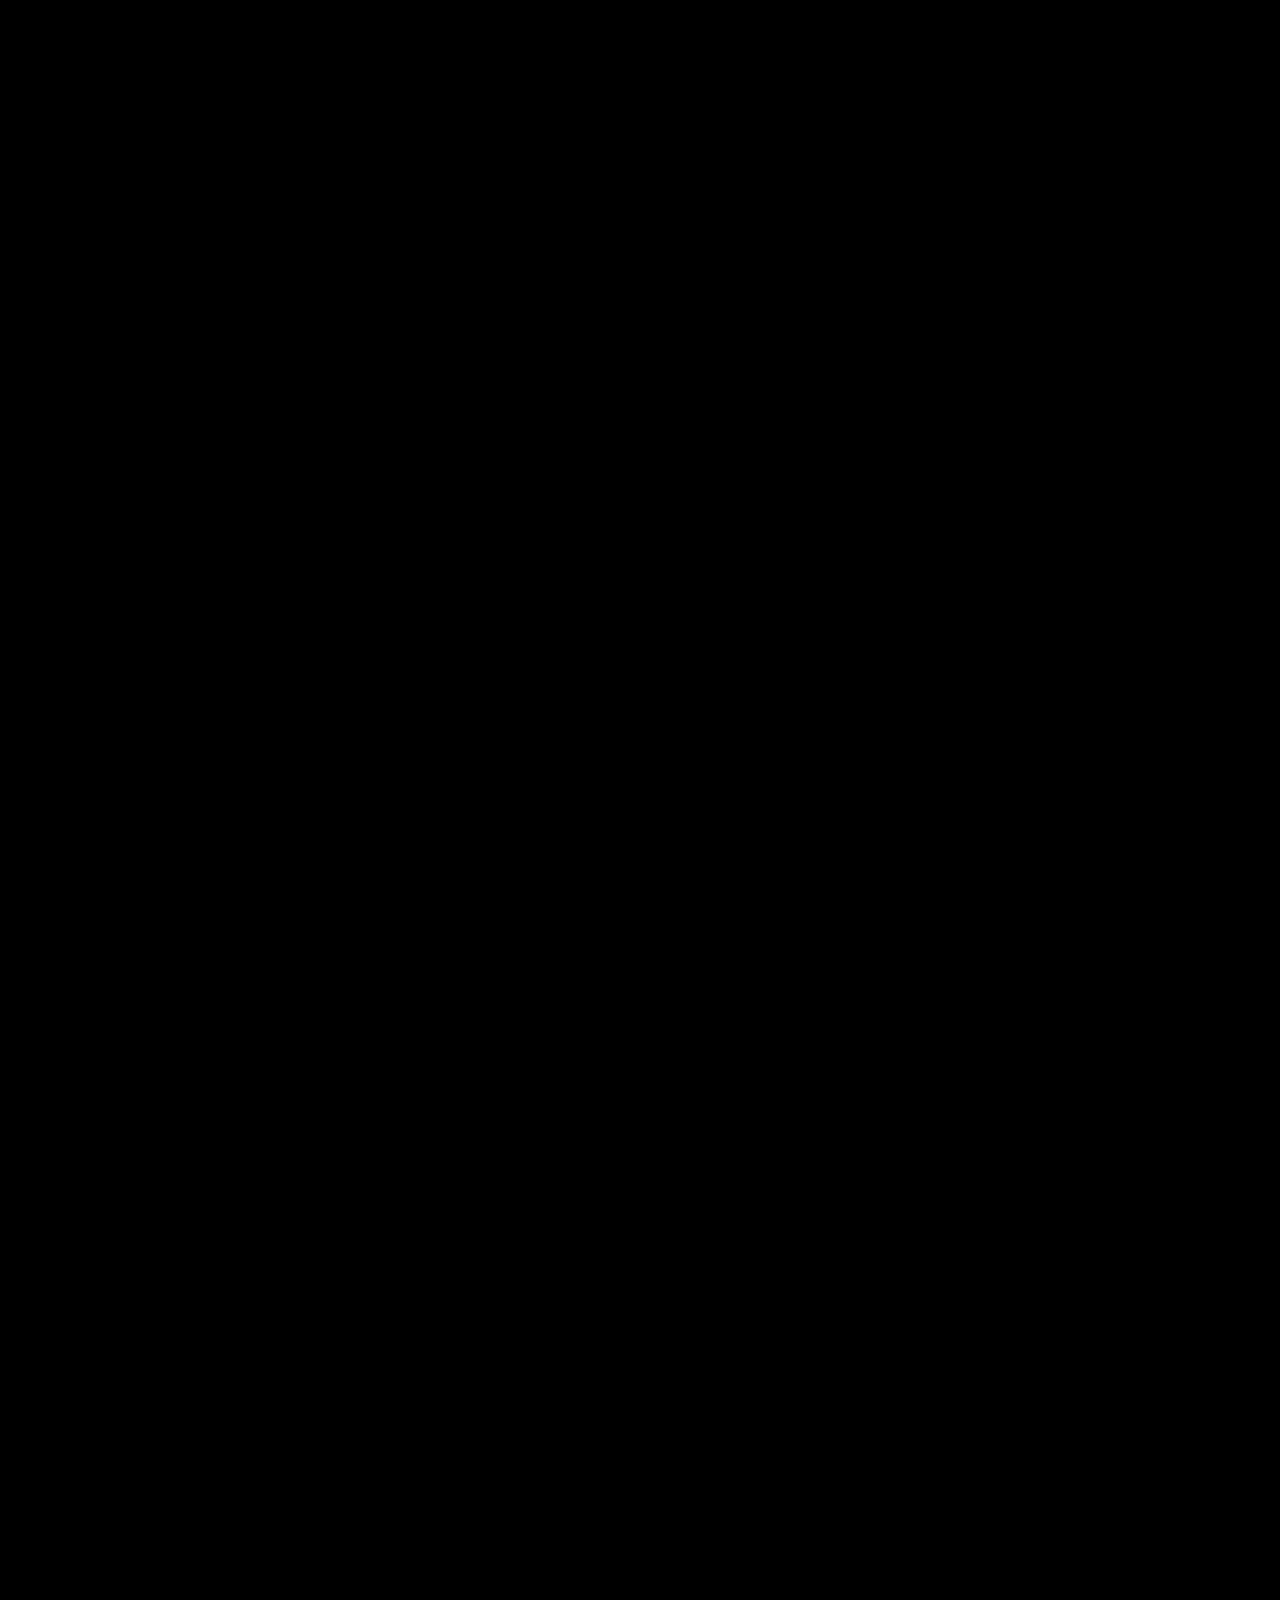
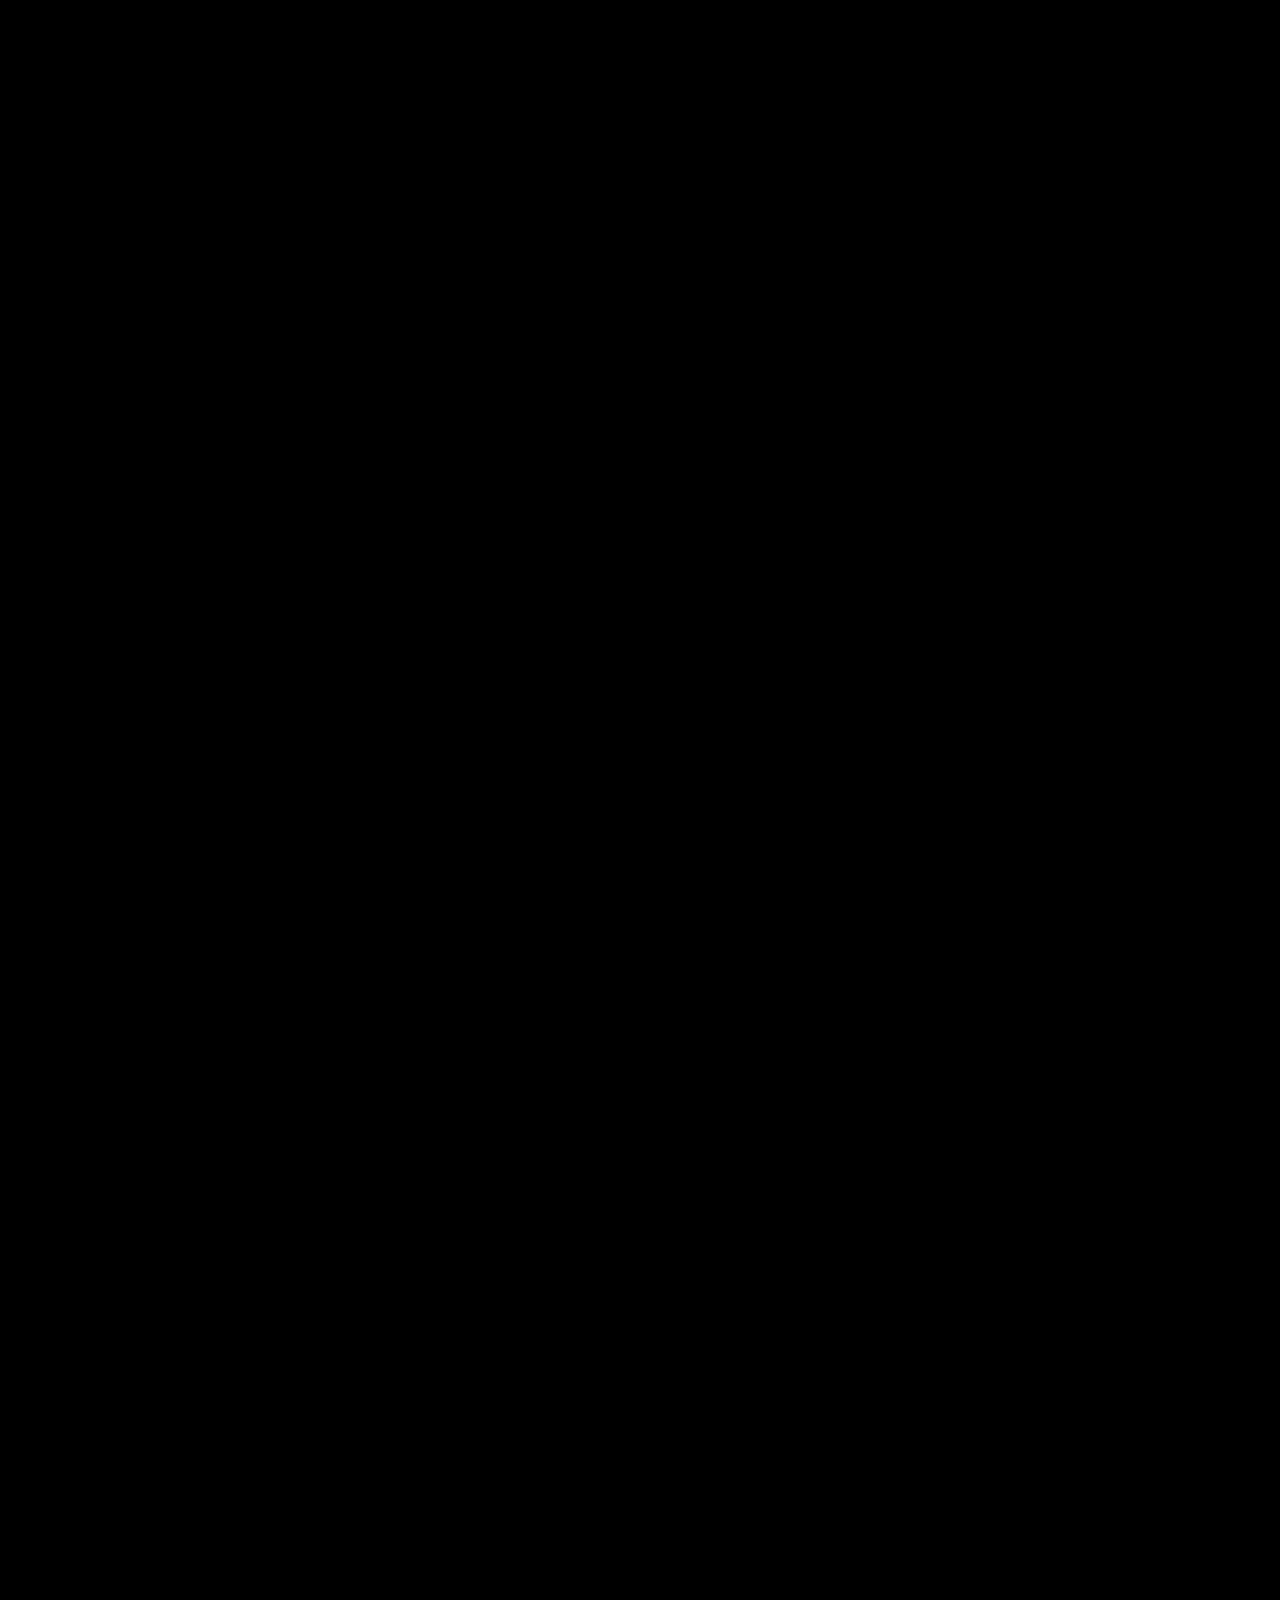
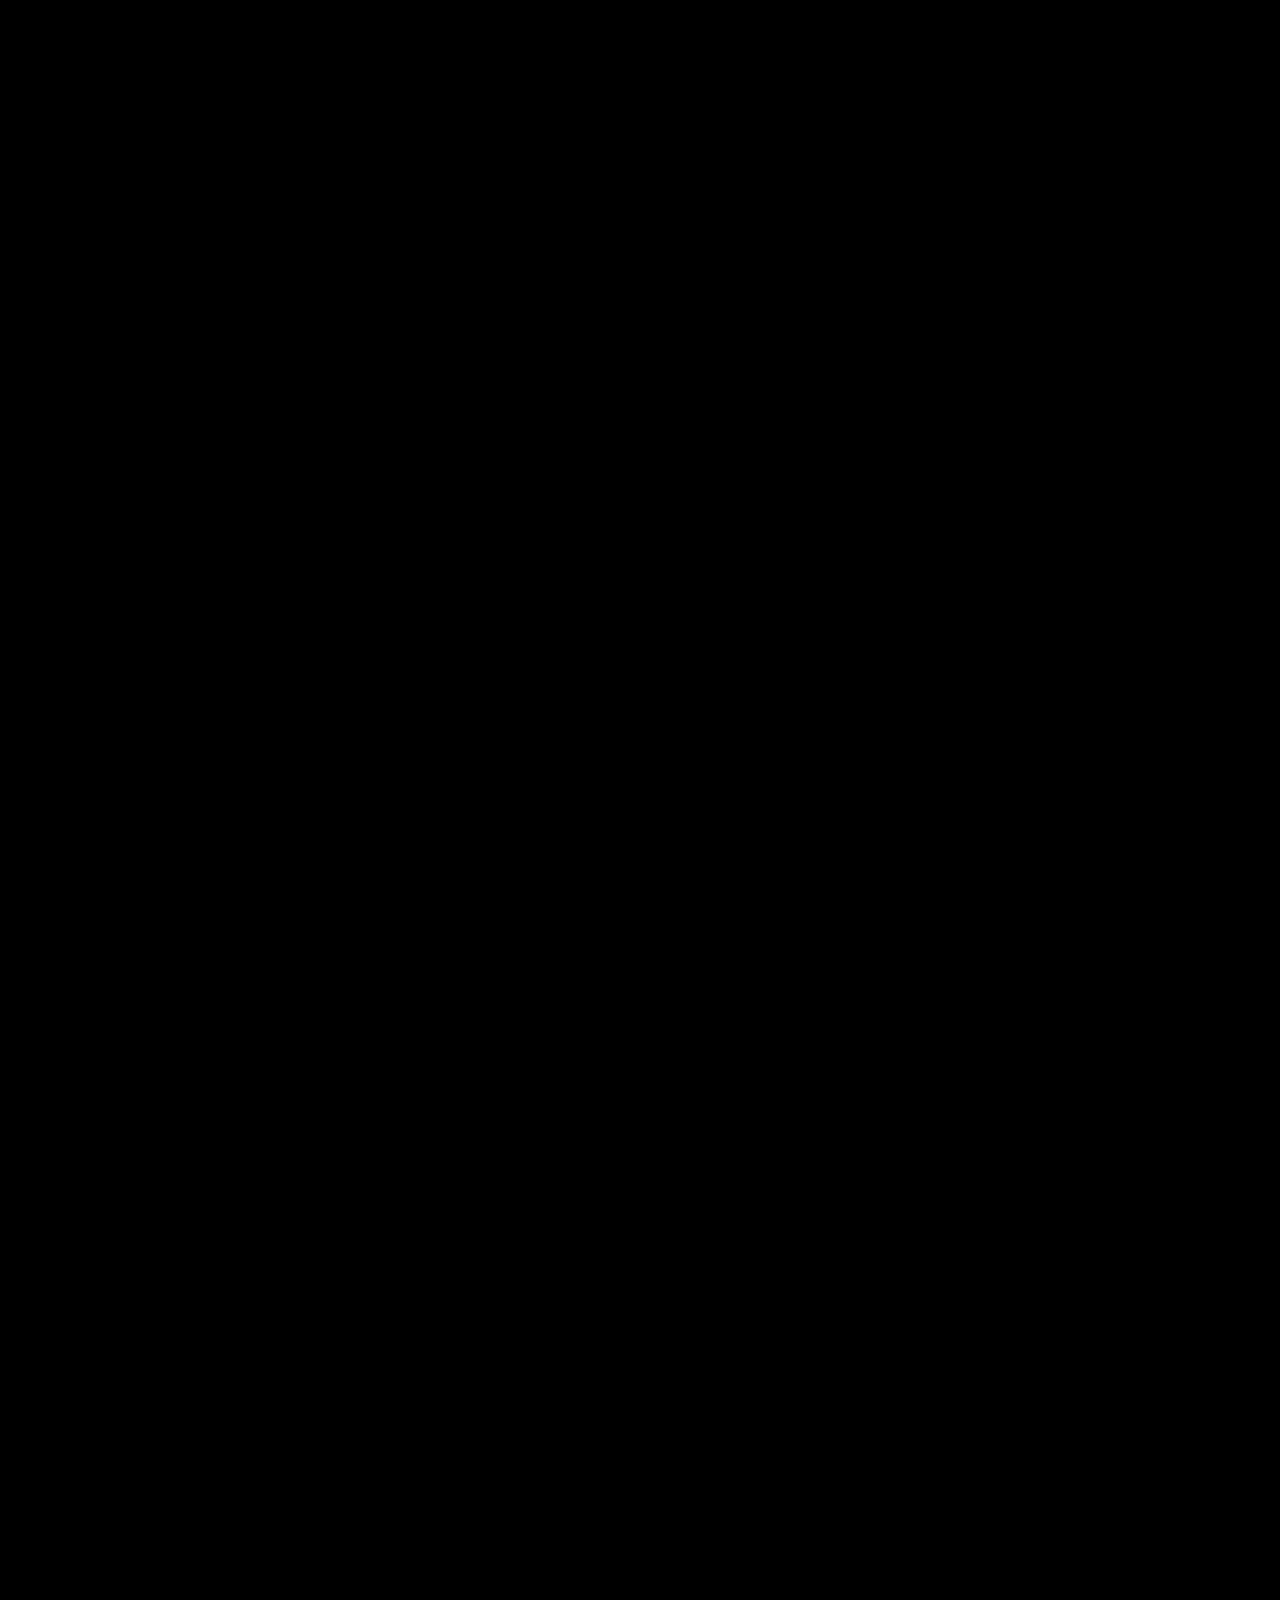
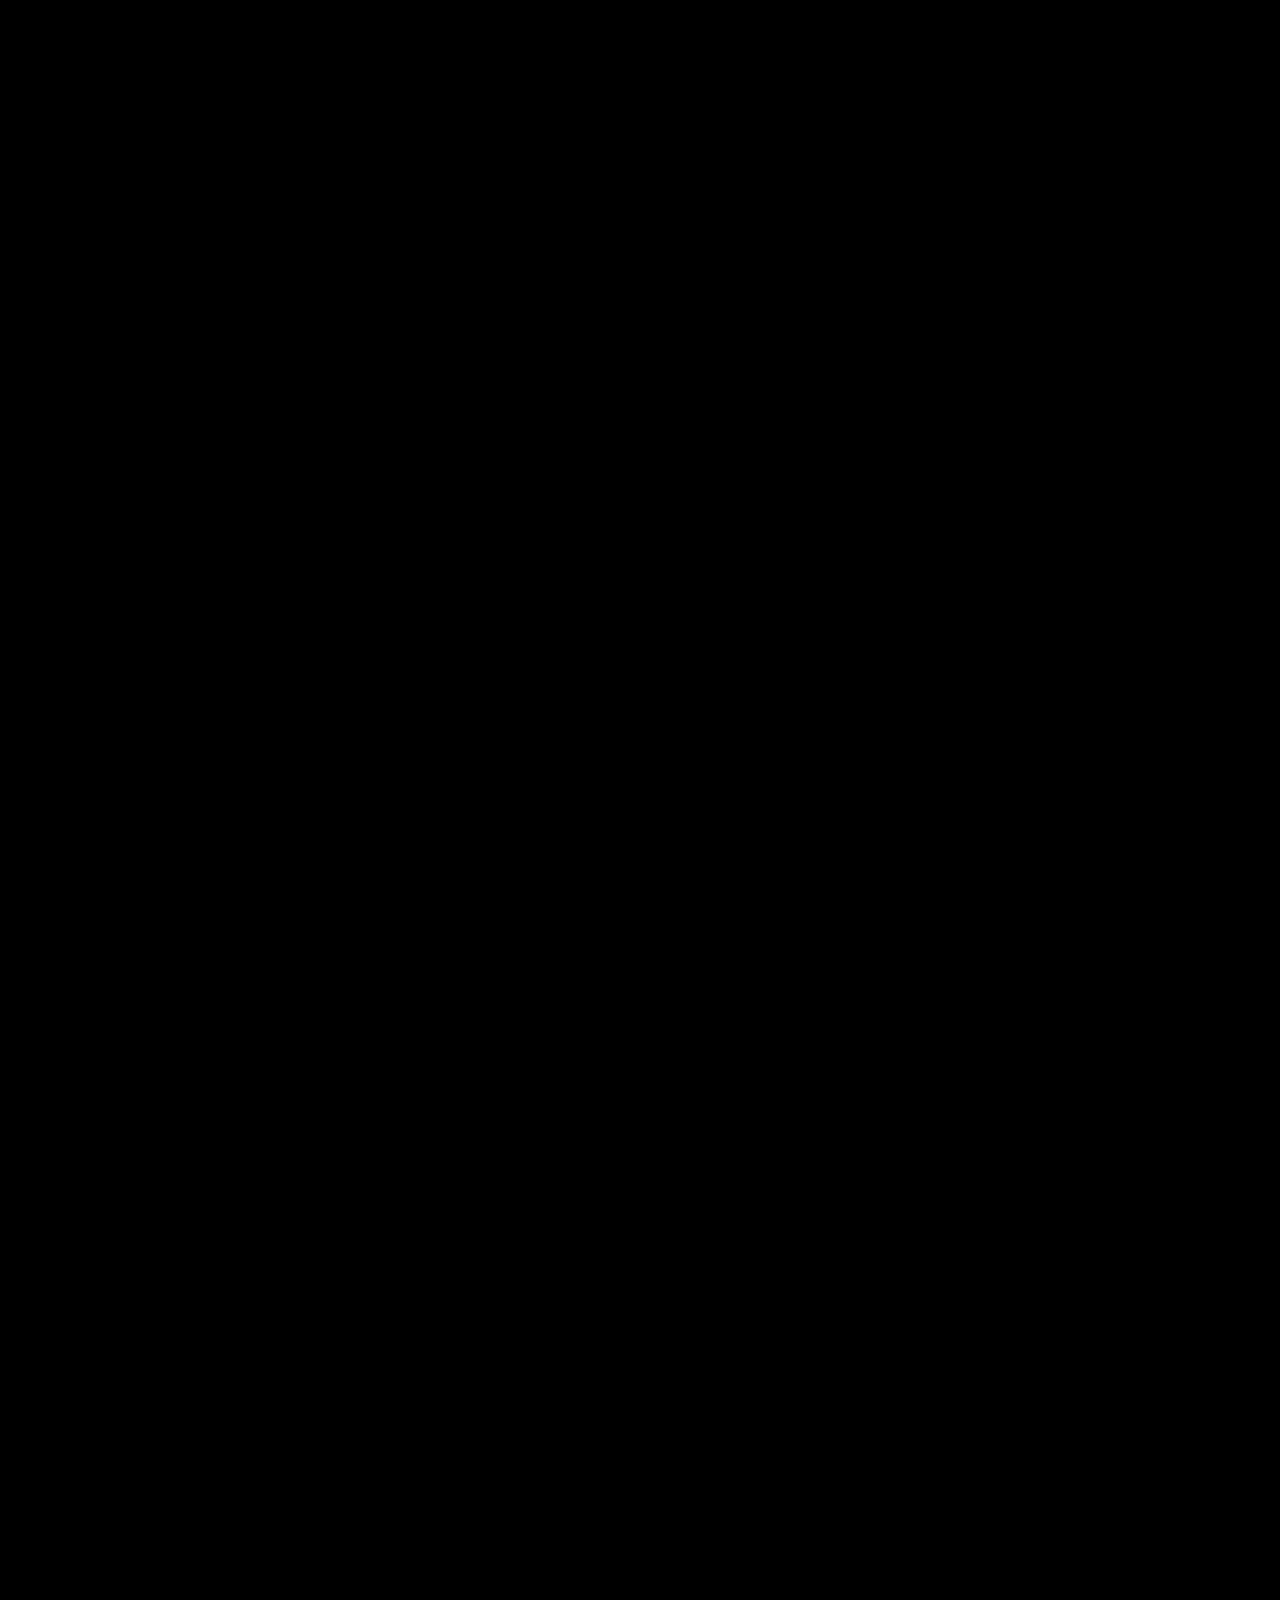
<file: src/quotes.html>
<!DOCTYPE html>
<html lang="en">
<head>
    <meta charset="UTF-8">
    <meta name="viewport" content="width=device-width, initial-scale=1.0">
    <meta name="description" content="A collection of Steve Jobs' most inspiring and thought-provoking quotes on life, work, creativity, and innovation.">
    <meta name="theme-color" content="#000000">
    <title>Quotes - Steve Jobs Archive</title>
    <link rel="stylesheet" href="css/styles.css">
    <link rel="icon" type="image/svg+xml" href="data:image/svg+xml,<svg xmlns='http://www.w3.org/2000/svg' viewBox='0 0 100 100'><text y='.9em' font-size='90'>&#127822;</text></svg>">
    <style>
        .quotes-page {
            padding-top: calc(var(--header-height) + var(--space-3xl));
            min-height: 100vh;
        }

        .quotes-grid {
            display: grid;
            gap: var(--space-2xl);
            max-width: 900px;
            margin: 0 auto;
        }

        .quote-item {
            background: linear-gradient(135deg, rgba(102, 126, 234, 0.05) 0%, rgba(118, 75, 162, 0.05) 100%);
            border: 1px solid var(--color-border-subtle);
            border-radius: var(--radius-lg);
            padding: var(--space-2xl);
            text-align: center;
            transition: transform var(--transition-base), border-color var(--transition-base);
        }

        .quote-item:hover {
            transform: translateY(-2px);
            border-color: var(--color-border);
        }

        .quote-item blockquote {
            font-size: clamp(1.25rem, 3vw, 1.75rem);
            font-weight: var(--font-weight-medium);
            line-height: 1.4;
            color: var(--color-text-primary);
            margin-bottom: var(--space-lg);
            font-style: italic;
        }

        .quote-item blockquote::before {
            content: open-quote;
            font-size: 2em;
            color: var(--color-accent);
            line-height: 0;
            vertical-align: -0.3em;
            margin-right: 0.1em;
        }

        .quote-item blockquote::after {
            content: close-quote;
            font-size: 2em;
            color: var(--color-accent);
            line-height: 0;
            vertical-align: -0.3em;
            margin-left: 0.1em;
        }

        .quote-source {
            font-size: 0.875rem;
            color: var(--color-text-tertiary);
        }

        .quote-year {
            display: inline-block;
            background: var(--color-surface);
            padding: var(--space-xs) var(--space-sm);
            border-radius: var(--radius-sm);
            font-size: 0.75rem;
            color: var(--color-text-secondary);
            margin-left: var(--space-sm);
        }
    </style>
</head>
<body>
    <!-- Header -->
    <header class="header">
        <nav class="nav">
            <a href="index.html" class="nav-link">Home</a>
            <a href="index.html#timeline" class="nav-link">Timeline</a>
            <a href="index.html#featured" class="nav-link">Featured</a>
            <a href="quotes.html" class="nav-link active">Quotes</a>
            <a href="browse.html" class="nav-link">Browse All</a>
        </nav>
    </header>

    <main>
        <section class="section quotes-page">
            <div class="container">
                <div class="section-header">
                    <h1>Words of Wisdom</h1>
                    <p>Steve Jobs' most inspiring quotes on life, creativity, and the pursuit of excellence.</p>
                </div>

                <div class="quotes-grid" id="quotes-grid">
                    <div class="loading">Loading quotes...</div>
                </div>
            </div>
        </section>
    </main>

    <!-- Footer -->
    <footer class="footer">
        <p>Content sourced from public archives. Not affiliated with Apple Inc.</p>
        <p>Built with appreciation for a life that inspired millions.</p>
    </footer>

    <script src="js/quotes.js"></script>
</body>
</html>
</file>
<file: src/css/styles.css>
/**
 * Steve Jobs Archive - Apple-Inspired Dark Theme
 * A premium, minimalist design inspired by Apple's aesthetic
 */

/* ============================================
   CSS Custom Properties (Design Tokens)
   ============================================ */
:root {
  /* Colours - Apple Dark Mode Palette */
  --color-background: #000000;
  --color-surface: #1d1d1f;
  --color-surface-elevated: #2d2d2f;
  --color-border: rgba(255, 255, 255, 0.1);
  --color-border-subtle: rgba(255, 255, 255, 0.06);

  /* Text Colours */
  --color-text-primary: #f5f5f7;
  --color-text-secondary: #a1a1a6;
  --color-text-tertiary: #6e6e73;

  /* Accent Colours */
  --color-accent: #0071e3;
  --color-accent-hover: #0077ed;
  --color-accent-active: #006edb;

  /* Gradient Colours */
  --gradient-primary: linear-gradient(135deg, #667eea 0%, #764ba2 100%);
  --gradient-quote: linear-gradient(90deg, #ffb6ff, #b344ff);
  --gradient-hero: radial-gradient(ellipse at top center, rgba(102, 126, 234, 0.15) 0%, transparent 60%);

  /* Typography */
  --font-family: -apple-system, BlinkMacSystemFont, "SF Pro Display", "SF Pro Text", "Helvetica Neue", Helvetica, Arial, sans-serif;
  --font-weight-regular: 400;
  --font-weight-medium: 500;
  --font-weight-semibold: 600;
  --font-weight-bold: 700;

  /* Spacing Scale */
  --space-xs: 0.25rem;
  --space-sm: 0.5rem;
  --space-md: 1rem;
  --space-lg: 1.5rem;
  --space-xl: 2rem;
  --space-2xl: 3rem;
  --space-3xl: 4rem;
  --space-4xl: 6rem;

  /* Border Radius */
  --radius-sm: 8px;
  --radius-md: 12px;
  --radius-lg: 18px;
  --radius-xl: 24px;
  --radius-full: 9999px;

  /* Shadows */
  --shadow-sm: 0 2px 8px rgba(0, 0, 0, 0.3);
  --shadow-md: 0 4px 16px rgba(0, 0, 0, 0.4);
  --shadow-lg: 0 8px 32px rgba(0, 0, 0, 0.5);
  --shadow-xl: 0 16px 48px rgba(0, 0, 0, 0.6);

  /* Transitions */
  --transition-fast: 150ms ease;
  --transition-base: 250ms ease;
  --transition-slow: 400ms ease;

  /* Layout */
  --max-width: 1200px;
  --header-height: 52px;
}

/* ============================================
   Reset & Base Styles
   ============================================ */
*, *::before, *::after {
  box-sizing: border-box;
  margin: 0;
  padding: 0;
}

html {
  scroll-behavior: smooth;
  -webkit-font-smoothing: antialiased;
  -moz-osx-font-smoothing: grayscale;
}

body {
  font-family: var(--font-family);
  font-size: 17px;
  line-height: 1.47059;
  font-weight: var(--font-weight-regular);
  letter-spacing: -0.022em;
  background-color: var(--color-background);
  color: var(--color-text-primary);
  min-height: 100vh;
}

/* ============================================
   Typography
   ============================================ */
h1, h2, h3, h4, h5, h6 {
  font-weight: var(--font-weight-semibold);
  letter-spacing: -0.025em;
  line-height: 1.1;
  margin-bottom: 0.5em;
}

h1 {
  font-size: clamp(3rem, 10vw, 5rem);
  font-weight: var(--font-weight-bold);
  letter-spacing: -0.03em;
}

h2 {
  font-size: clamp(2rem, 6vw, 3rem);
}

h3 {
  font-size: clamp(1.25rem, 3vw, 1.5rem);
}

p {
  color: var(--color-text-secondary);
  max-width: 65ch;
}

a {
  color: var(--color-accent);
  text-decoration: none;
  transition: color var(--transition-fast);
}

a:hover {
  color: var(--color-accent-hover);
}

/* ============================================
   Layout Components
   ============================================ */
.container {
  width: 100%;
  max-width: var(--max-width);
  margin: 0 auto;
  padding: 0 var(--space-xl);
}

.section {
  padding: var(--space-4xl) var(--space-xl);
}

.section-header {
  text-align: center;
  margin-bottom: var(--space-3xl);
}

.section-header p {
  margin: var(--space-md) auto 0;
}

/* ============================================
   Header / Navigation
   ============================================ */
.header {
  position: fixed;
  top: 0;
  left: 0;
  right: 0;
  height: var(--header-height);
  background: rgba(0, 0, 0, 0.8);
  backdrop-filter: saturate(180%) blur(20px);
  -webkit-backdrop-filter: saturate(180%) blur(20px);
  border-bottom: 1px solid var(--color-border-subtle);
  z-index: 1000;
}

.nav {
  display: flex;
  justify-content: center;
  align-items: center;
  height: 100%;
  gap: var(--space-xl);
}

.nav-link {
  color: var(--color-text-secondary);
  font-size: 14px;
  font-weight: var(--font-weight-regular);
  padding: var(--space-sm) var(--space-md);
  border-radius: var(--radius-sm);
  transition: color var(--transition-fast), background-color var(--transition-fast);
}

.nav-link:hover {
  color: var(--color-text-primary);
}

.nav-link.active {
  color: var(--color-text-primary);
}

/* ============================================
   Hero Section
   ============================================ */
.hero {
  min-height: 100vh;
  display: flex;
  flex-direction: column;
  justify-content: center;
  align-items: center;
  text-align: center;
  padding-top: var(--header-height);
  background: var(--gradient-hero), var(--color-background);
  position: relative;
  overflow: hidden;
}

.hero::before {
  content: '';
  position: absolute;
  top: 0;
  left: 50%;
  transform: translateX(-50%);
  width: 200%;
  height: 100%;
  background: radial-gradient(ellipse at center top, rgba(102, 126, 234, 0.1) 0%, transparent 50%);
  pointer-events: none;
}

.hero-content {
  position: relative;
  z-index: 1;
  max-width: 900px;
  padding: var(--space-xl);
}

.hero h1 {
  margin-bottom: var(--space-lg);
  background: linear-gradient(180deg, #ffffff 0%, #a1a1a6 100%);
  -webkit-background-clip: text;
  -webkit-text-fill-color: transparent;
  background-clip: text;
}

.hero p {
  font-size: clamp(1.125rem, 2.5vw, 1.5rem);
  color: var(--color-text-secondary);
  max-width: 50ch;
  margin: 0 auto var(--space-2xl);
}

.scroll-indicator {
  position: absolute;
  bottom: var(--space-2xl);
  left: 50%;
  transform: translateX(-50%);
  color: var(--color-text-tertiary);
  font-size: 1.5rem;
  animation: bounce 2s ease infinite;
}

@keyframes bounce {
  0%, 20%, 50%, 80%, 100% { transform: translateX(-50%) translateY(0); }
  40% { transform: translateX(-50%) translateY(-10px); }
  60% { transform: translateX(-50%) translateY(-5px); }
}

/* ============================================
   Buttons
   ============================================ */
.btn {
  display: inline-flex;
  align-items: center;
  justify-content: center;
  gap: var(--space-sm);
  padding: var(--space-md) var(--space-xl);
  font-size: 17px;
  font-weight: var(--font-weight-regular);
  line-height: 1.17648;
  border-radius: var(--radius-full);
  border: none;
  cursor: pointer;
  transition: all var(--transition-fast);
  text-decoration: none;
}

.btn-primary {
  background-color: var(--color-accent);
  color: #ffffff;
}

.btn-primary:hover {
  background-color: var(--color-accent-hover);
  color: #ffffff;
}

.btn-secondary {
  background-color: transparent;
  color: var(--color-accent);
  border: 1px solid var(--color-accent);
}

.btn-secondary:hover {
  background-color: rgba(0, 113, 227, 0.1);
}

.btn-ghost {
  background-color: rgba(255, 255, 255, 0.1);
  color: var(--color-text-primary);
}

.btn-ghost:hover {
  background-color: rgba(255, 255, 255, 0.15);
}

.btn-sm {
  padding: var(--space-sm) var(--space-lg);
  font-size: 14px;
}

/* ============================================
   Cards & Grid
   ============================================ */
.grid {
  display: grid;
  gap: var(--space-xl);
}

.grid-2 {
  grid-template-columns: repeat(auto-fit, minmax(300px, 1fr));
}

.grid-3 {
  grid-template-columns: repeat(auto-fit, minmax(280px, 1fr));
}

.card {
  background-color: var(--color-surface);
  border-radius: var(--radius-lg);
  overflow: hidden;
  transition: transform var(--transition-base), box-shadow var(--transition-base);
}

.card:hover {
  transform: translateY(-4px);
  box-shadow: var(--shadow-lg);
}

.card-media {
  position: relative;
  aspect-ratio: 16 / 9;
  overflow: hidden;
  background-color: var(--color-surface-elevated);
}

.card-media img {
  width: 100%;
  height: 100%;
  object-fit: cover;
  transition: transform var(--transition-slow);
}

.card:hover .card-media img {
  transform: scale(1.05);
}

.play-button {
  position: absolute;
  top: 50%;
  left: 50%;
  transform: translate(-50%, -50%);
  width: 64px;
  height: 64px;
  background: rgba(0, 0, 0, 0.6);
  border: none;
  border-radius: 50%;
  display: flex;
  align-items: center;
  justify-content: center;
  cursor: pointer;
  transition: all var(--transition-fast);
  backdrop-filter: blur(10px);
}

.play-button::after {
  content: '';
  width: 0;
  height: 0;
  border-style: solid;
  border-width: 10px 0 10px 16px;
  border-color: transparent transparent transparent #ffffff;
  margin-left: 4px;
}

.card:hover .play-button {
  background: rgba(0, 0, 0, 0.8);
  transform: translate(-50%, -50%) scale(1.1);
}

.card-content {
  padding: var(--space-lg);
}

.card-content h3 {
  font-size: 1.125rem;
  margin-bottom: var(--space-sm);
  color: var(--color-text-primary);
}

.card-content p {
  font-size: 14px;
  color: var(--color-text-secondary);
  margin-bottom: var(--space-md);
  display: -webkit-box;
  -webkit-line-clamp: 2;
  -webkit-box-orient: vertical;
  overflow: hidden;
}

.card-meta {
  font-size: 12px;
  color: var(--color-text-tertiary);
}

/* ============================================
   Filter Controls
   ============================================ */
.filter-bar {
  display: flex;
  flex-wrap: wrap;
  justify-content: center;
  gap: var(--space-sm);
  margin-bottom: var(--space-2xl);
}

.filter-btn {
  padding: var(--space-sm) var(--space-lg);
  font-size: 14px;
  font-weight: var(--font-weight-regular);
  color: var(--color-text-secondary);
  background-color: transparent;
  border: 1px solid var(--color-border);
  border-radius: var(--radius-full);
  cursor: pointer;
  transition: all var(--transition-fast);
}

.filter-btn:hover {
  color: var(--color-text-primary);
  border-color: var(--color-text-tertiary);
}

.filter-btn.active {
  color: #ffffff;
  background-color: var(--color-accent);
  border-color: var(--color-accent);
}

.sort-select {
  padding: var(--space-sm) var(--space-lg);
  padding-right: var(--space-2xl);
  font-size: 14px;
  color: var(--color-text-secondary);
  background-color: transparent;
  border: 1px solid var(--color-border);
  border-radius: var(--radius-sm);
  cursor: pointer;
  appearance: none;
  background-image: url("data:image/svg+xml,%3Csvg xmlns='http://www.w3.org/2000/svg' width='12' height='8' viewBox='0 0 12 8'%3E%3Cpath fill='%23a1a1a6' d='M6 8L0 2l1.4-1.4L6 5.2 10.6.6 12 2z'/%3E%3C/svg%3E");
  background-repeat: no-repeat;
  background-position: right var(--space-md) center;
}

/* ============================================
   Quotes Section
   ============================================ */
.quotes-section {
  background: linear-gradient(180deg, #0a0a0a 0%, #000000 100%);
  padding: var(--space-4xl) var(--space-xl);
}

.quote-card {
  max-width: 900px;
  margin: 0 auto var(--space-4xl);
  text-align: center;
}

.quote-text {
  font-size: clamp(1.75rem, 5vw, 3rem);
  font-weight: var(--font-weight-bold);
  line-height: 1.2;
  background: var(--gradient-quote);
  -webkit-background-clip: text;
  -webkit-text-fill-color: transparent;
  background-clip: text;
  margin-bottom: var(--space-lg);
}

.quote-attribution {
  font-size: 1rem;
  color: var(--color-text-tertiary);
}

/* ============================================
   Timeline Section
   ============================================ */
.timeline {
  position: relative;
  max-width: 800px;
  margin: 0 auto;
}

.timeline::before {
  content: '';
  position: absolute;
  left: 50%;
  transform: translateX(-50%);
  width: 2px;
  height: 100%;
  background: linear-gradient(180deg, transparent 0%, var(--color-border) 5%, var(--color-border) 95%, transparent 100%);
}

.timeline-item {
  position: relative;
  padding: var(--space-xl) 0;
  display: grid;
  grid-template-columns: 1fr 1fr;
  gap: var(--space-2xl);
  align-items: center;
}

.timeline-item::before {
  content: '';
  position: absolute;
  left: 50%;
  transform: translateX(-50%);
  width: 12px;
  height: 12px;
  background-color: var(--color-accent);
  border-radius: 50%;
  box-shadow: 0 0 0 4px var(--color-background), 0 0 0 6px var(--color-accent);
}

.timeline-year {
  font-size: 3rem;
  font-weight: var(--font-weight-bold);
  color: var(--color-text-tertiary);
  text-align: right;
}

.timeline-content h3 {
  margin-bottom: var(--space-sm);
}

.timeline-content p {
  font-size: 15px;
}

.timeline-item:nth-child(even) {
  direction: rtl;
}

.timeline-item:nth-child(even) > * {
  direction: ltr;
}

.timeline-item:nth-child(even) .timeline-year {
  text-align: left;
}

/* ============================================
   Footer
   ============================================ */
.footer {
  background-color: #111111;
  padding: var(--space-2xl) var(--space-xl);
  text-align: center;
  border-top: 1px solid var(--color-border-subtle);
}

.footer p {
  font-size: 12px;
  color: var(--color-text-tertiary);
  max-width: none;
  margin-bottom: var(--space-sm);
}

/* ============================================
   Animations
   ============================================ */
.animate-on-scroll {
  opacity: 0;
  transform: translateY(30px);
  transition: opacity 0.8s ease-out, transform 0.8s ease-out;
}

.animate-on-scroll.is-visible {
  opacity: 1;
  transform: translateY(0);
}

/* Stagger animation for grid items */
.grid .animate-on-scroll:nth-child(1) { transition-delay: 0ms; }
.grid .animate-on-scroll:nth-child(2) { transition-delay: 100ms; }
.grid .animate-on-scroll:nth-child(3) { transition-delay: 200ms; }
.grid .animate-on-scroll:nth-child(4) { transition-delay: 300ms; }
.grid .animate-on-scroll:nth-child(5) { transition-delay: 400ms; }
.grid .animate-on-scroll:nth-child(6) { transition-delay: 500ms; }

/* ============================================
   Loading & Empty States
   ============================================ */
.loading,
.empty-state {
  grid-column: 1 / -1;
  text-align: center;
  padding: var(--space-4xl) var(--space-xl);
  color: var(--color-text-tertiary);
}

.loading::before {
  content: '';
  display: block;
  width: 40px;
  height: 40px;
  margin: 0 auto var(--space-lg);
  border: 3px solid var(--color-border);
  border-top-color: var(--color-accent);
  border-radius: 50%;
  animation: spin 1s linear infinite;
}

@keyframes spin {
  to { transform: rotate(360deg); }
}

/* ============================================
   Video Player Container
   ============================================ */
.video-player {
  position: relative;
  width: 100%;
  aspect-ratio: 16 / 9;
  background-color: #000;
  border-radius: var(--radius-lg);
  overflow: hidden;
}

.video-player iframe {
  position: absolute;
  top: 0;
  left: 0;
  width: 100%;
  height: 100%;
  border: 0;
}

/* ============================================
   Responsive Design
   ============================================ */
@media (max-width: 1024px) {
  .section {
    padding: var(--space-3xl) var(--space-lg);
  }

  .timeline::before {
    left: 20px;
  }

  .timeline-item {
    grid-template-columns: 1fr;
    padding-left: 50px;
  }

  .timeline-item::before {
    left: 20px;
  }

  .timeline-year {
    text-align: left;
    font-size: 2rem;
  }

  .timeline-item:nth-child(even) {
    direction: ltr;
  }

  .timeline-item:nth-child(even) .timeline-year {
    text-align: left;
  }
}

@media (max-width: 768px) {
  :root {
    --header-height: 48px;
  }

  body {
    font-size: 15px;
  }

  .nav {
    gap: var(--space-md);
  }

  .nav-link {
    font-size: 12px;
    padding: var(--space-xs) var(--space-sm);
  }

  .hero {
    min-height: 80vh;
  }

  .section {
    padding: var(--space-2xl) var(--space-md);
  }

  .filter-bar {
    gap: var(--space-xs);
  }

  .filter-btn {
    padding: var(--space-xs) var(--space-md);
    font-size: 12px;
  }

  .quote-text {
    font-size: clamp(1.5rem, 6vw, 2.5rem);
  }

  .grid-3 {
    grid-template-columns: 1fr;
  }
}

@media (max-width: 480px) {
  .container {
    padding: 0 var(--space-md);
  }

  .nav {
    flex-wrap: wrap;
    gap: var(--space-sm);
  }

  .btn {
    width: 100%;
  }
}

/* ============================================
   Print Styles
   ============================================ */
@media print {
  .header,
  .scroll-indicator,
  .filter-bar,
  .play-button,
  .btn {
    display: none !important;
  }

  body {
    background: white;
    color: black;
  }

  .card {
    break-inside: avoid;
    box-shadow: none;
    border: 1px solid #ddd;
  }
}
</file>
